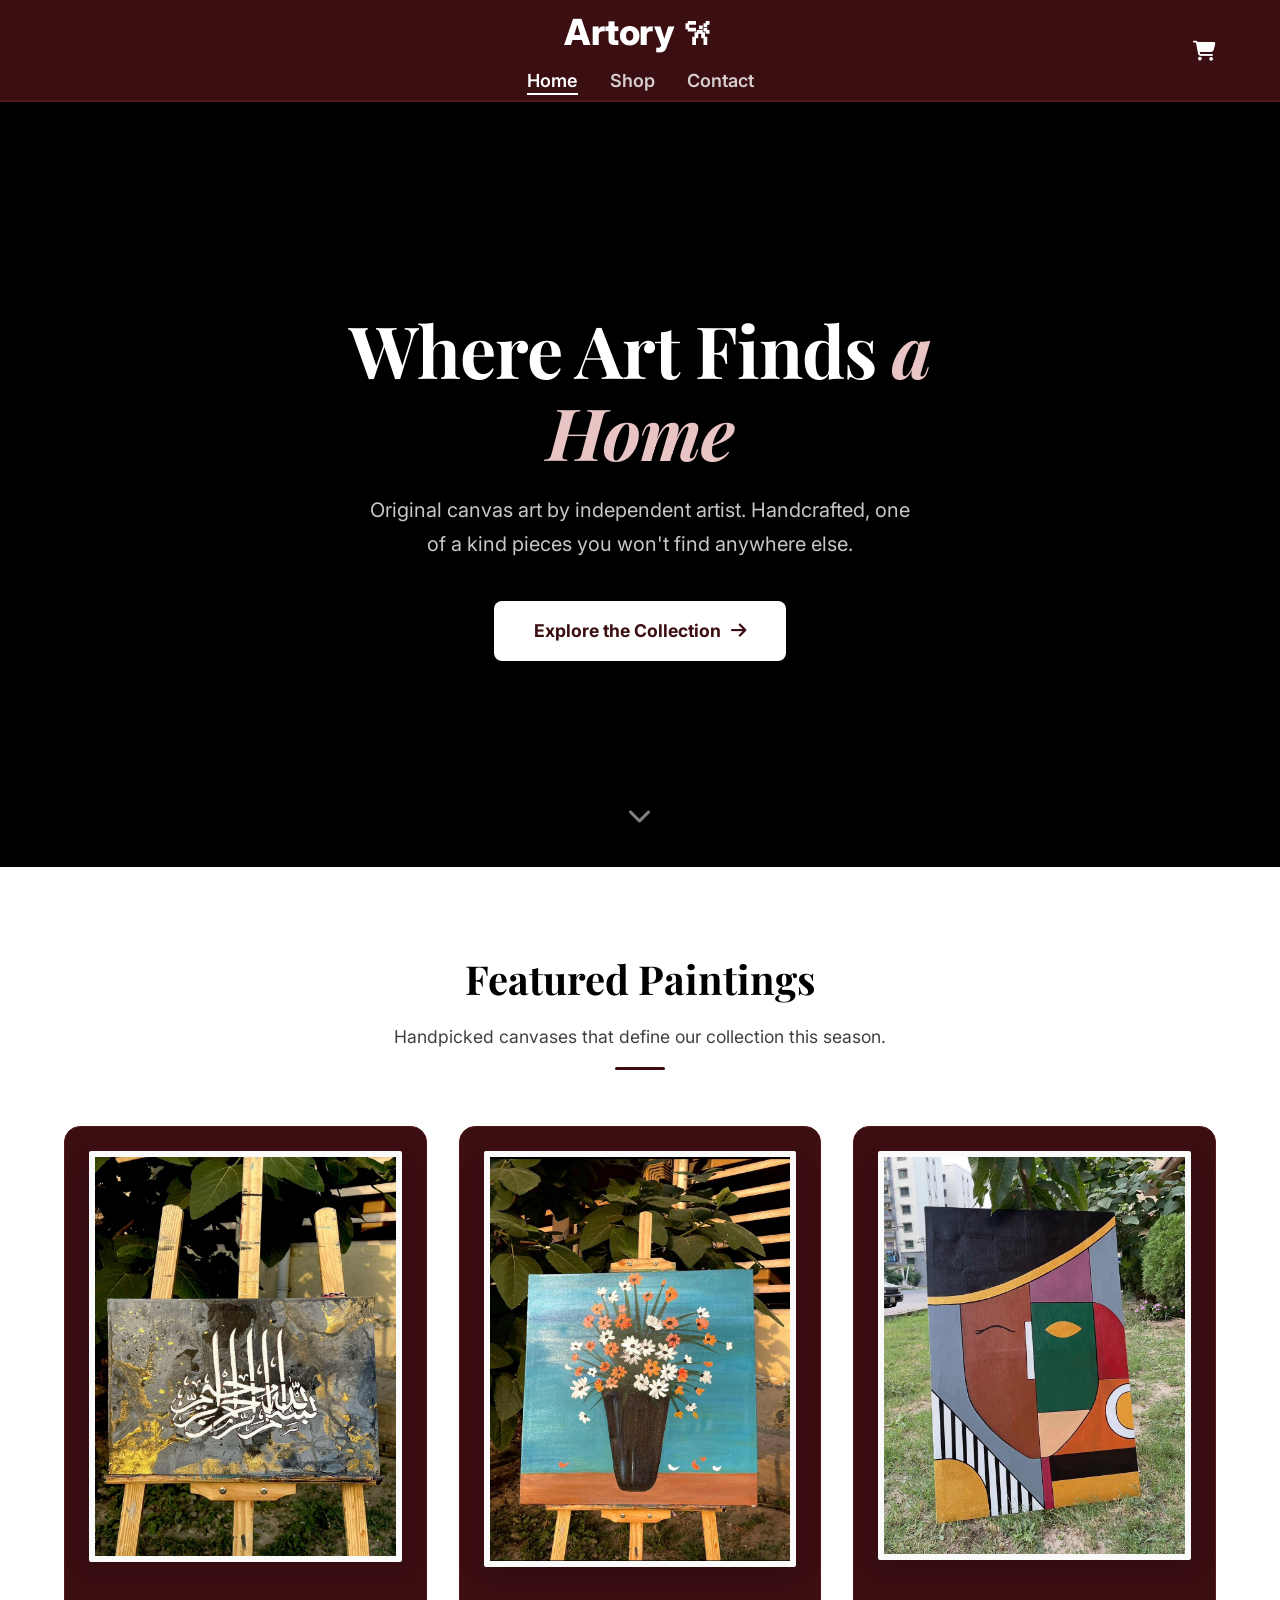
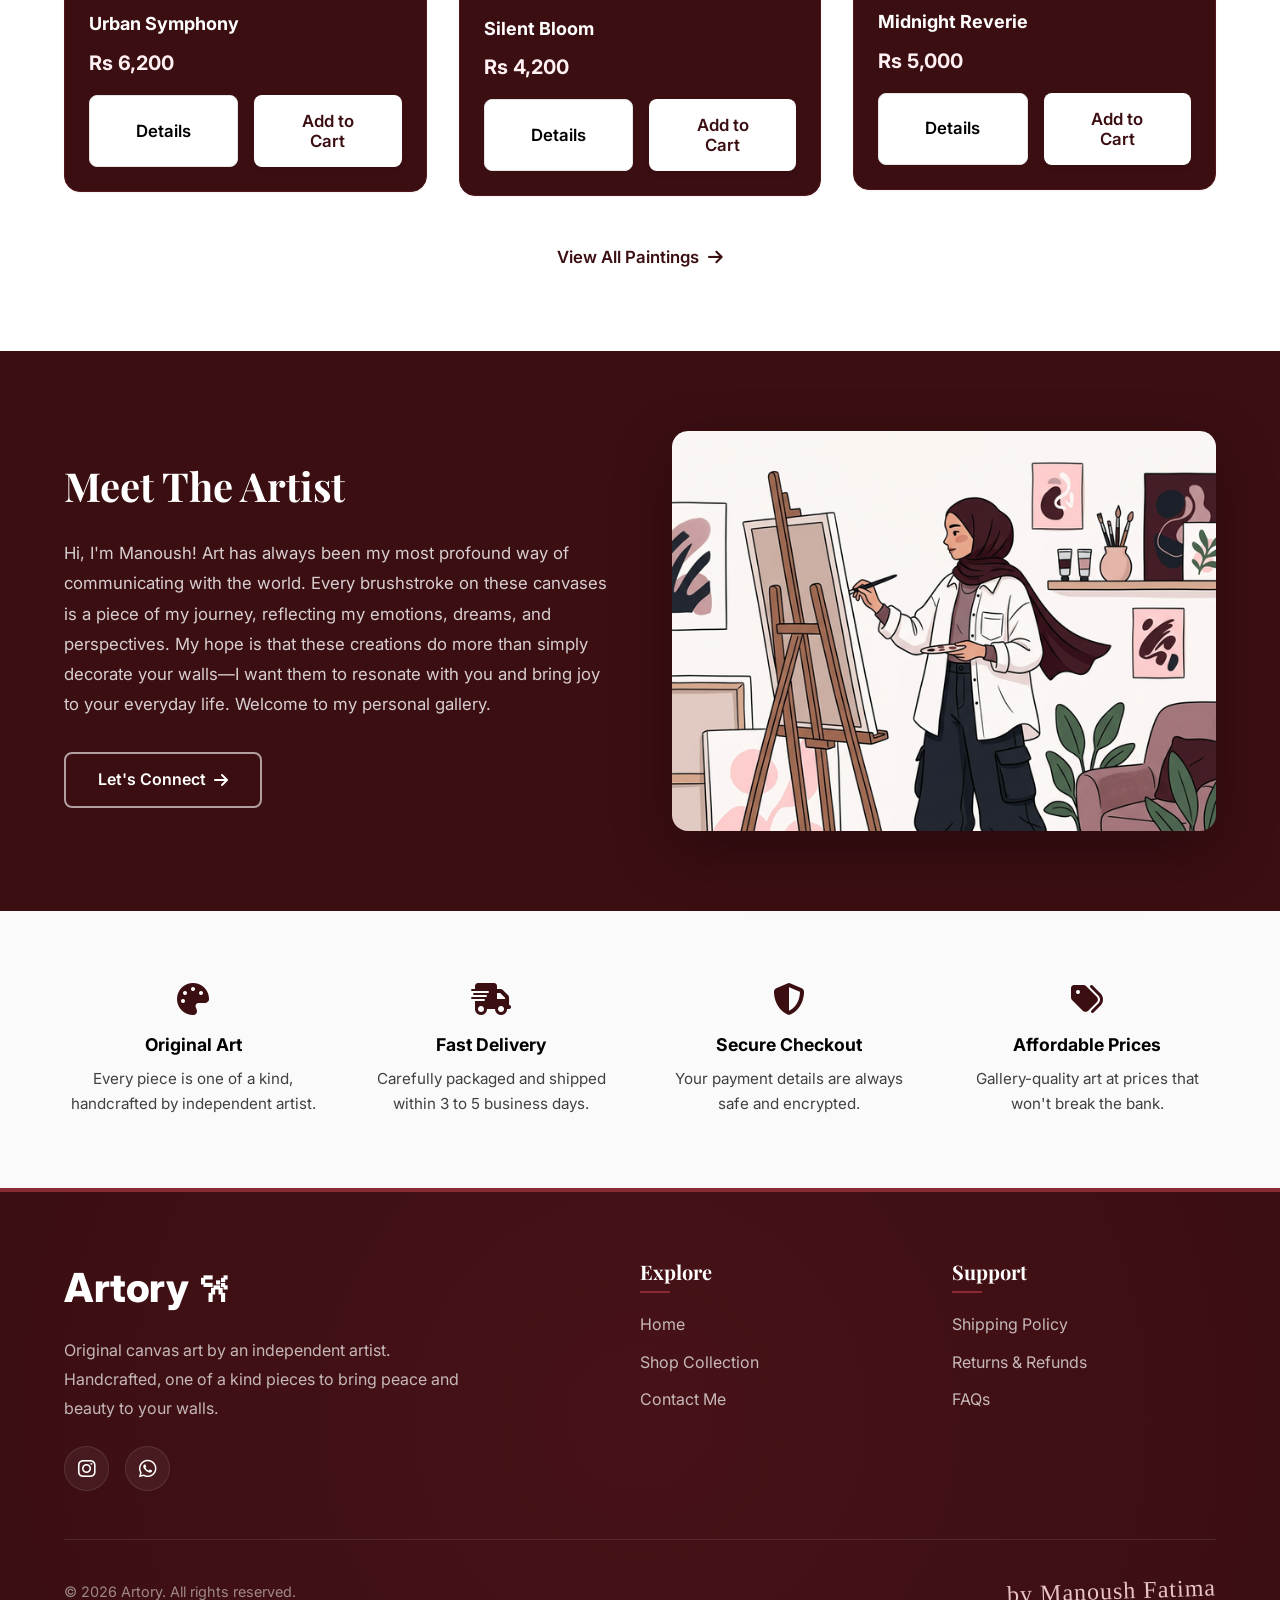
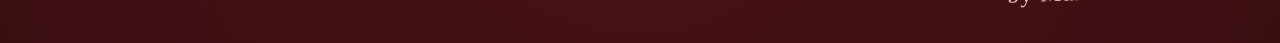
<file: index.html>
<!DOCTYPE html>
<html lang="en">

<head>
    <meta charset="UTF-8">
    <meta name="viewport" content="width=device-width, initial-scale=1.0">
    <title>Artory 𐙚 Where Art Finds a Home</title>
    <meta name="description" content="Original canvas art by an independent artist  handcrafted, one of a kind pieces you won't find anywhere else.">
    <!-- Using Google Fonts to give the site a premium look: Playfair for elegant headings and Inter for clean readable text -->
    <link href="https://fonts.googleapis.com/css2?family=Inter:wght@400;500;600;700;800&family=Playfair+Display:ital,wght@0,400;0,700;1,400&display=swap" rel="stylesheet">
    <!-- Font Awesome for modern icons like the shopping cart and social media links -->
    <link rel="stylesheet" href="https://cdnjs.cloudflare.com/ajax/libs/font-awesome/6.4.0/css/all.min.css">

    <!-- My main custom stylesheet where all the theme colors are defined -->
    <link rel="stylesheet" href="css/style.css">
    <style>
        /* ── Index-only styles ── */

        /* Hero */
        .hero {
            position: relative;
            background: var(--secondary-color);
            color: #fff;
            overflow: hidden;
            min-height: 85vh;
            display: flex;
            align-items: center;
            justify-content: center;
        }

        .hero::before {
            content: '';
            position: absolute;
            inset: 0;
            background:
                url('https://images.unsplash.com/photo-1579783902614-a3fb3927b6a5?w=1400&q=80') center / cover no-repeat;
            opacity: 0.3;
        }

        .hero-content {
            position: relative;
            z-index: 1;
            text-align: center;
            max-width: 750px;
            padding: 2rem;
            animation: heroFadeUp 1s ease-out both;
        }

        @keyframes heroFadeUp {
            from {
                opacity: 0;
                transform: translateY(30px);
            }

            to {
                opacity: 1;
                transform: translateY(0);
            }
        }

        .hero-content h1 {
            font-family: 'Playfair Display', serif;
            font-size: clamp(2.5rem, 6vw, 4.5rem);
            font-weight: 700;
            line-height: 1.15;
            color: #fff;
            margin-bottom: 1.25rem;
            letter-spacing: -1px;
        }

        .hero-content h1 span {
            font-style: italic;
            color: #e8c4c4;
        }

        .hero-content p {
            font-size: clamp(1rem, 2vw, 1.25rem);
            color: rgba(255, 255, 255, 0.78);
            max-width: 540px;
            margin: 0 auto 2.5rem;
            line-height: 1.7;
        }

        .hero-cta {
            display: inline-flex;
            align-items: center;
            gap: 0.65rem;
            background-color: #fff;
            color: var(--primary-color);
            font-weight: 700;
            font-size: 1.1rem;
            padding: 1rem 2.5rem;
            border-radius: 0.5rem;
            transition: all 0.3s ease;
            box-shadow: 0 4px 20px rgba(0, 0, 0, 0.25);
        }

        .hero-cta:hover {
            background-color: var(--primary-color);
            color: #fff;
            transform: translateY(-3px);
            box-shadow: 0 8px 30px rgba(0, 0, 0, 0.35);
        }

        .hero-scroll {
            position: absolute;
            bottom: 2rem;
            left: 50%;
            transform: translateX(-50%);
            z-index: 1;
            color: rgba(255, 255, 255, 0.5);
            animation: bounce 2s infinite;
            font-size: 1.5rem;
        }

        @keyframes bounce {

            0%,
            100% {
                transform: translateX(-50%) translateY(0);
            }

            50% {
                transform: translateX(-50%) translateY(8px);
            }
        }

        /* Section Headings */
        .section-heading {
            text-align: center;
            margin-bottom: 3.5rem;
        }

        .section-heading h2 {
            font-family: 'Playfair Display', serif;
            font-size: clamp(1.75rem, 4vw, 2.5rem);
            margin-bottom: 0.75rem;
        }

        .section-heading p {
            color: var(--text-secondary);
            font-size: 1.1rem;
            max-width: 520px;
            margin: 0 auto;
        }

        .section-heading .line {
            display: block;
            width: 50px;
            height: 3px;
            background: var(--primary-color);
            margin: 1rem auto 0;
            border-radius: 2px;
        }

        /* Featured Section */
        .featured-section {
            padding: 5rem 0;
        }

        .view-all-link {
            display: block;
            text-align: center;
            margin-top: 3rem;
            font-weight: 600;
            font-size: 1.05rem;
            color: var(--primary-color);
            transition: color 0.3s ease;
        }

        .view-all-link:hover {
            color: var(--secondary-color);
        }

        .view-all-link i {
            margin-left: 0.35rem;
            transition: transform 0.3s ease;
        }

        .view-all-link:hover i {
            transform: translateX(4px);
        }

        /* About / Story Strip */
        .story-strip {
            background-color: var(--primary-color);
            color: #fff;
            padding: 5rem 0;
        }

        .story-grid {
            display: grid;
            grid-template-columns: 1fr 1fr;
            gap: 4rem;
            align-items: center;
        }

        .story-text h2 {
            font-family: 'Playfair Display', serif;
            font-size: clamp(1.75rem, 3.5vw, 2.5rem);
            color: #fff;
            margin-bottom: 1.25rem;
        }

        .story-text p {
            color: rgba(255, 255, 255, 0.8);
            font-size: 1.05rem;
            line-height: 1.8;
            margin-bottom: 2rem;
        }

        .story-cta {
            display: inline-flex;
            align-items: center;
            gap: 0.5rem;
            border: 2px solid rgba(255, 255, 255, 0.6);
            color: #fff;
            padding: 0.85rem 2rem;
            border-radius: 0.5rem;
            font-weight: 600;
            transition: all 0.3s ease;
        }

        .story-cta:hover {
            background: #fff;
            color: var(--primary-color);
            border-color: #fff;
        }

        .story-image {
            border-radius: 1rem;
            overflow: hidden;
            box-shadow: 0 20px 60px rgba(0, 0, 0, 0.3);
        }

        .story-image img {
            width: 100%;
            height: 400px;
            object-fit: cover;
            object-position: top center;
            display: block;
        }

        /* Value Props */
        .values-section {
            padding: 4.5rem 0;
            background-color: #fafafa;
        }

        .values-grid {
            display: grid;
            grid-template-columns: repeat(auto-fit, minmax(220px, 1fr));
            gap: 2.5rem;
            text-align: center;
        }

        .value-item i {
            font-size: 2rem;
            color: var(--primary-color);
            margin-bottom: 1rem;
        }

        .value-item h4 {
            font-size: 1.1rem;
            margin-bottom: 0.5rem;
        }

        .value-item p {
            color: var(--text-secondary);
            font-size: 0.95rem;
            line-height: 1.6;
        }

        /* Responsive */
        @media (max-width: 768px) {
            .hero {
                min-height: auto;
                padding: 6rem 1rem 4rem;
            }

            .story-grid {
                grid-template-columns: 1fr;
                gap: 2rem;
            }

            .story-image {
                order: -1;
            }

            .story-image img {
                height: 260px;
            }
        }
    </style>
</head>

<body>
    <!-- Header -->
    <header>
        <div class="container">
            <nav>
                <a href="index.html" class="logo">Artory 𐙚</a>
                <button class="menu-toggle" aria-label="Open menu"><span></span><span></span><span></span></button>
                <ul class="nav-links">
                    <li><a href="index.html" class="active">Home</a></li>
                    <li><a href="products.html">Shop</a></li>
                    <li><a href="contact.html">Contact</a></li>
                </ul>
                <a href="cart.html" class="cart-icon">
                    <i class="fa-solid fa-cart-shopping fa-lg"></i>
                    <span class="cart-count" style="display: none;">0</span>
                </a>
            </nav>
        </div>
    </header>

    <main style="padding:0;">

        <!-- ═══ HERO SECTION ═══ -->
        <!-- This is the top banner with the background image and main call to action -->
        <section class="hero">
            <div class="hero-content">
                <h1>Where Art Finds <span>a Home</span></h1>
                <p>Original canvas art by independent artist. Handcrafted, one of a kind pieces you won't find anywhere else.</p>
                <a href="products.html" class="hero-cta">
                    Explore the Collection <i class="fa-solid fa-arrow-right"></i>
                </a>
            </div>
            <!-- This animated chevron encourages users to scroll down -->
            <div class="hero-scroll">
                <i class="fa-solid fa-chevron-down"></i>
            </div>
        </section>

        <!-- ═══ FEATURED PAINTINGS ═══ -->
        <section class="featured-section">
            <div class="container">
                <div class="section-heading">
                    <h2>Featured Paintings</h2>
                    <p>Handpicked canvases that define our collection this season.</p>
                    <!-- Decorative line generated via CSS -->
                    <span class="line"></span>
                </div>

                <!-- This is where app.js dynamically injects the product cards! -->
                <div id="featured-products" class="product-grid animate-fade-in">
                    <!-- Default loading state shown before JS fetches the data -->
                    <div style="grid-column: 1 / -1; text-align: center; padding: 4rem;">
                        <i class="fa-solid fa-circle-notch fa-spin fa-2xl" style="color: var(--primary-color);"></i>
                        <p class="text-muted" style="margin-top:1rem;">Loading paintings...</p>
                    </div>
                </div>

                <a href="products.html" class="view-all-link">
                    View All Paintings <i class="fa-solid fa-arrow-right"></i>
                </a>
            </div>
        </section>

        <!-- ═══ ABOUT ME ═══ -->
        <section class="story-strip">
            <div class="container">
                <div class="story-grid">
                    <div class="story-text">
                        <h2>Meet The Artist</h2>
                        <p>
                            Hi, I'm Manoush! Art has always been my most profound way of communicating with the world. Every brushstroke on these canvases is a piece of my journey, reflecting my emotions, dreams, and perspectives. My hope is that these creations do more than simply decorate your walls—I want them to resonate with you and bring joy to your everyday life. Welcome to my personal gallery.
                        </p>
                        <a href="contact.html" class="story-cta">
                            Let's Connect <i class="fa-solid fa-arrow-right"></i>
                        </a>
                    </div>
                    <div class="story-image">
                        <img src="Pictures/artist_avatar.png" alt="Stylish modest hijabi artist wearing plain black boots painting on canvas" style="box-shadow: 0 10px 30px rgba(0,0,0,0.1);">
                    </div>
                </div>
            </div>
        </section>


        <!-- ═══ VALUE PROPS ═══ -->
        <!-- These 4 columns use CSS Grid to highlight the main selling points of Artory in a responsive layout -->
        <section class="values-section">
            <div class="container">
                <div class="values-grid">
                    <!-- I added staggered animation delays so they fade in one by one -->
                    <div class="value-item animate-fade-in">
                        <i class="fa-solid fa-palette"></i>
                        <h4>Original Art</h4>
                        <p>Every piece is one of a kind, handcrafted by independent artist.</p>
                    </div>
                    <div class="value-item animate-fade-in" style="animation-delay:0.1s;">
                        <i class="fa-solid fa-truck-fast"></i>
                        <h4>Fast Delivery</h4>
                        <p>Carefully packaged and shipped within 3 to 5 business days.</p>
                    </div>
                    <div class="value-item animate-fade-in" style="animation-delay:0.2s;">
                        <i class="fa-solid fa-shield-halved"></i>
                        <h4>Secure Checkout</h4>
                        <p>Your payment details are always safe and encrypted.</p>
                    </div>
                    <div class="value-item animate-fade-in" style="animation-delay:0.3s;">
                        <i class="fa-solid fa-tags"></i>
                        <h4>Affordable Prices</h4>
                        <p>Gallery-quality art at prices that won't break the bank.</p>
                    </div>
                </div>
            </div>
        </section>

    </main>

    <!-- ═══ FOOTER ═══ -->
    <!-- Responsive 3-column footer containing brand info and navigation links. Background relies on my --primary-color variable -->
    <footer>
        <div class="container footer-content">
            <div class="footer-brand">
                <a href="index.html" class="footer-logo">Artory 𐙚</a>
                <p class="footer-bio">Original canvas art by an independent artist. Handcrafted, one of a kind pieces to bring peace and beauty to your walls.</p>
                <div class="social-links">
                    <a href="https://www.instagram.com/artory._/" target="_blank" class="social-btn" aria-label="Instagram">
                        <i class="fa-brands fa-instagram fa-lg"></i>
                    </a>
                    <a href="https://wa.me/03390115402" target="_blank" class="social-btn" aria-label="WhatsApp">
                        <i class="fa-brands fa-whatsapp fa-lg"></i>
                    </a>
                </div>
            </div>

            <div class="footer-links">
                <h4>Explore</h4>
                <ul>
                    <li><a href="index.html">Home</a></li>
                    <li><a href="products.html">Shop Collection</a></li>
                    <li><a href="contact.html">Contact Me</a></li>
                </ul>
            </div>

            <div class="footer-links">
                <h4>Support</h4>
                <ul>
                    <li><a href="contact.html">Shipping Policy</a></li>
                    <li><a href="contact.html">Returns & Refunds</a></li>
                    <li><a href="contact.html">FAQs</a></li>
                </ul>
            </div>
        </div>

        <div class="container footer-bottom">
            <p class="copyright">&copy; 2026 Artory. All rights reserved.</p>
            <p class="author-signature">by Manoush Fatima</p>
        </div>
    </footer>

    <!-- My custom JavaScript file that handles API requests and cart logic -->
    <script src="js/app.js"></script>
    <script>
        // Once the DOM loads, we fetch the first 3 products to display on the homepage
        document.addEventListener('DOMContentLoaded', async () => {
            const container = document.getElementById('featured-products');
            let products = [];

            try {
                // Here we call the Java Spring Boot backend to get live product data!
                products = await ApiService.getProducts();
            } catch (e) {
                // If the backend isn't running locally, this catches the error so the page doesn't crash completely.
                /* backend may not be running */
            }

            // Fallback mechanism: If the API fails, I provided a hardcoded array of 3 demo paintings 
            // so the design and layout of the homepage is still visible for the presentation.
            const paintings = (products && products.length > 0) ?
                products.slice(0, 3) : [{
                        id: 8,
                        name: "Urban Symphony",
                        price: 6200,
                        imageUrl: "Pictures/8.png.jpeg",
                        description: "A chaotic yet beautiful blend of sharp angles and energetic colors representing city life."
                    },
                    {
                        id: 2,
                        name: "Silent Bloom",
                        price: 4200,
                        imageUrl: "Pictures/2.png.jpeg",
                        description: "Soft contrasts and dynamic strokes capturing the quiet, beautiful awakening of nature."
                    },
                    {
                        id: 3,
                        name: "Midnight Reverie",
                        price: 5000,
                        imageUrl: "Pictures/3.png.jpeg",
                        description: "Bold textures and deep hues creating a striking visual narrative of the mystic night sky."
                    }
                ];

            // Finally, we dynamically inject HTML to render the product cards based on the array data.
            container.innerHTML = paintings.map(p => `
                <div class="product-card">
                    <div class="product-image-container">
                        <img src="${p.imageUrl}" alt="${p.name}" class="product-image">
                    </div>
                    <div class="product-info">
                        <h3 class="product-title">${p.name}</h3>
                        <p class="product-price">${typeof formatCurrency === 'function' ? formatCurrency(p.price) : 'PKR ' + p.price}</p>
                        <div class="product-actions">
                            <a href="product-detail.html?id=${p.id}" class="btn btn-secondary">Details</a>
                            <!-- This button calls my CartManager logic in app.js to add the item to localStorage! -->
                            <button class="btn btn-primary" onclick='CartManager.addItem(${JSON.stringify(p).replace(/'/g, "&#39;")})'>
                                Add to Cart
                            </button>
                        </div>
                    </div>
                </div>
            `).join('');
        });
    </script>
</body>

</html>
</file>
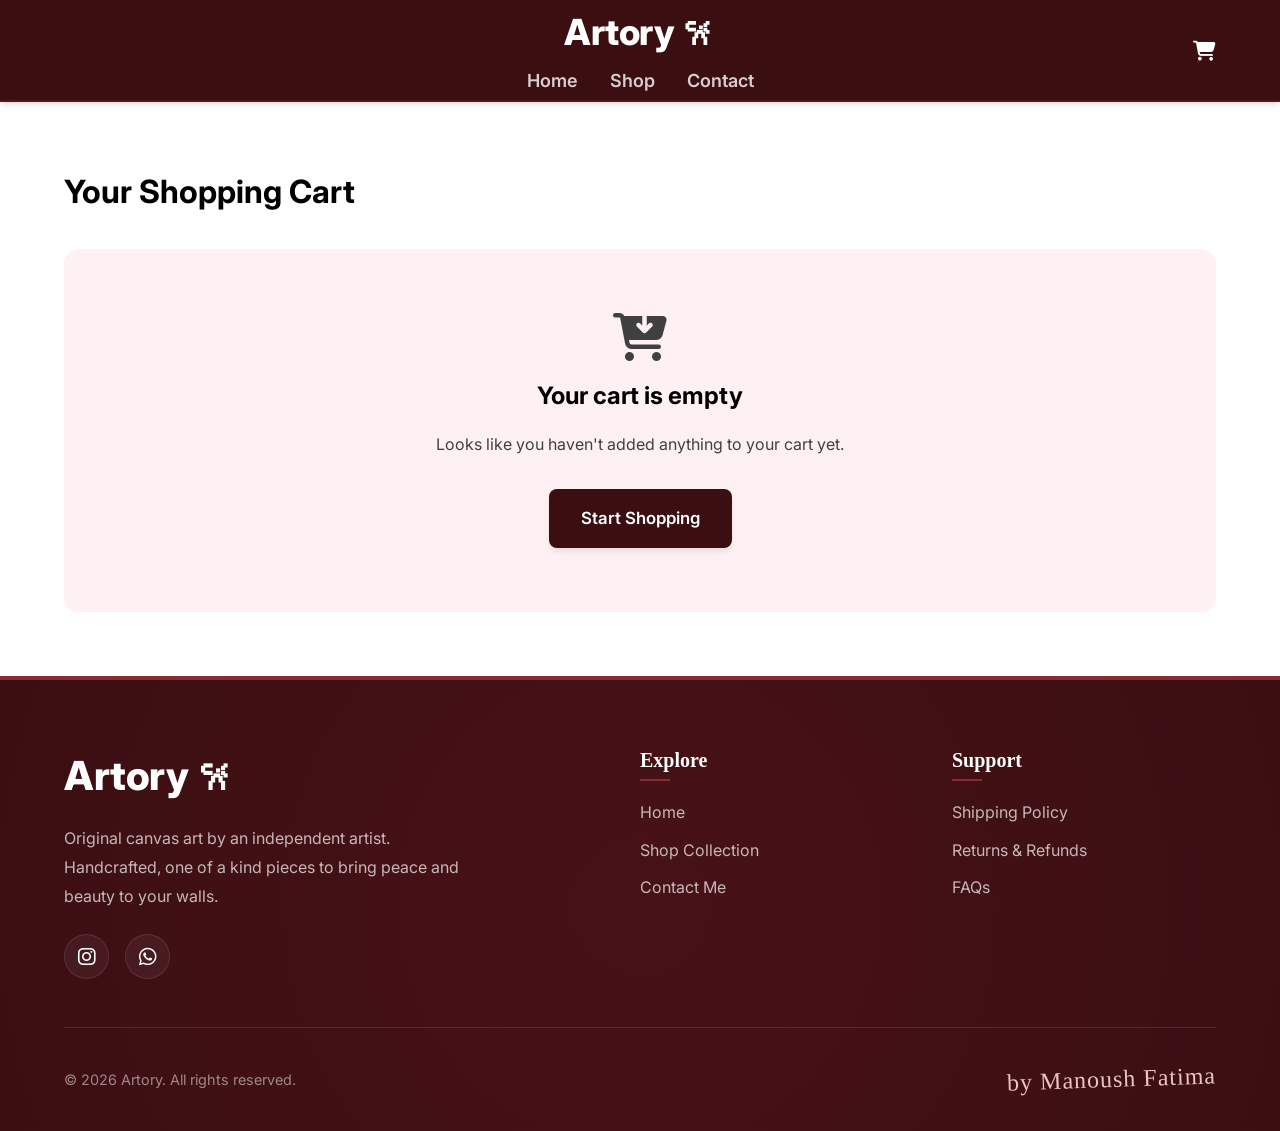
<file: cart.html>
﻿<!DOCTYPE html>
<html lang="en">

<head>
    <meta charset="UTF-8">
    <meta name="viewport" content="width=device-width, initial-scale=1.0">
    <title>Shopping Cart - Artory 𐙚</title>
    <link href="https://fonts.googleapis.com/css2?family=Inter:wght@400;500;600;700;800&display=swap" rel="stylesheet">
    <link rel="stylesheet" href="https://cdnjs.cloudflare.com/ajax/libs/font-awesome/6.4.0/css/all.min.css">
    <link rel="stylesheet" href="css/style.css">
</head>

<body>

    <header>
        <div class="container">
            <nav>
                <a href="index.html" class="logo">Artory 𐙚</a>
                <button class="menu-toggle" aria-label="Open menu"><span></span><span></span><span></span></button>
                <ul class="nav-links">
                    <li><a href="index.html">Home</a></li>
                    <li><a href="products.html">Shop</a></li>
                    <li><a href="contact.html">Contact</a></li>
                </ul>
                <a href="cart.html" class="cart-icon">
                    <i class="fa-solid fa-cart-shopping fa-lg"></i>
                    <span class="cart-count" style="display: none;">0</span>
                </a>
            </nav>
        </div>
    </header>

    <main class="container animate-fade-in">
        <h1 class="mb-4">Your Shopping Cart</h1>

        <div id="cart-content" style="display: flex; flex-wrap: wrap; gap: 2rem; align-items: flex-start;">
            <!-- Cart Items -->
            <div style="flex: 1; min-width: 300px; overflow-x: auto;">
                <table class="cart-table" id="cart-table">
                    <thead>
                        <tr>
                            <th>Product</th>
                            <th>Price</th>
                            <th>Qty</th>
                            <th>Total</th>
                            <th></th>
                        </tr>
                    </thead>
                    <tbody id="cart-items-body">
                        <!-- Items injected by JS -->
                    </tbody>
                </table>
                <div id="empty-cart-msg" style="display: none; padding: 4rem; text-align: center; background: var(--card-bg); border-radius: 1rem; box-shadow: var(--shadow-sm);">
                    <i class="fa-solid fa-cart-arrow-down fa-3x" style="color: var(--text-secondary); margin-bottom: 1rem;"></i>
                    <h2 class="mb-2">Your cart is empty</h2>
                    <p class="text-muted mb-4">Looks like you haven't added anything to your cart yet.</p>
                    <a href="products.html" class="btn btn-primary">Start Shopping</a>
                </div>
            </div>

            <!-- Summary -->
            <div class="cart-summary" id="cart-summary-box" style="width: 100%; max-width: 400px; display: none;">
                <h3 class="mb-4">Order Summary</h3>
                <div class="summary-row">
                    <span class="text-muted">Subtotal (<span id="summary-items">0</span> items)</span>
                    <span id="summary-subtotal">PKR 0</span>
                </div>
                <div class="summary-row">
                    <span class="text-muted">Shipping</span>
                    <span>Free</span>
                </div>
                <div class="summary-row summary-total">
                    <span>Total</span>
                    <span id="summary-total" style="color: var(--primary-color);">PKR 0</span>
                </div>
                <a href="checkout.html" class="btn btn-primary" style="width: 100%; margin-top: 1.5rem; font-size: 1.125rem;">
                    Proceed to Checkout
                </a>
            </div>
        </div>
    </main>

    <footer style="margin-top: auto;">
        <div class="container footer-content">
            <div class="footer-brand">
                <a href="index.html" class="footer-logo">Artory 𐙚</a>
                <p class="footer-bio">Original canvas art by an independent artist. Handcrafted, one of a kind pieces to bring peace and beauty to your walls.</p>
                <div class="social-links">
                    <a href="https://www.instagram.com/artory._/" target="_blank" class="social-btn" aria-label="Instagram">
                        <i class="fa-brands fa-instagram fa-lg"></i>
                    </a>
                    <a href="https://wa.me/03390115402" target="_blank" class="social-btn" aria-label="WhatsApp">
                        <i class="fa-brands fa-whatsapp fa-lg"></i>
                    </a>
                </div>
            </div>

            <div class="footer-links">
                <h4>Explore</h4>
                <ul>
                    <li><a href="index.html">Home</a></li>
                    <li><a href="products.html">Shop Collection</a></li>
                    <li><a href="contact.html">Contact Me</a></li>
                </ul>
            </div>

            <div class="footer-links">
                <h4>Support</h4>
                <ul>
                    <li><a href="contact.html">Shipping Policy</a></li>
                    <li><a href="contact.html">Returns & Refunds</a></li>
                    <li><a href="contact.html">FAQs</a></li>
                </ul>
            </div>
        </div>

        <div class="container footer-bottom">
            <p class="copyright">&copy; 2026 Artory. All rights reserved.</p>
            <p class="author-signature">by Manoush Fatima</p>
        </div>
    </footer>

    <script src="js/app.js"></script>
    <script>
        function renderCart() {
            const cartItems = CartManager.getCart();
            const tbody = document.getElementById('cart-items-body');
            const emptyMsg = document.getElementById('empty-cart-msg');
            const table = document.getElementById('cart-table');
            const summaryBox = document.getElementById('cart-summary-box');

            if (cartItems.length === 0) {
                table.style.display = 'none';
                summaryBox.style.display = 'none';
                emptyMsg.style.display = 'block';
                return;
            }

            table.style.display = 'table';
            summaryBox.style.display = 'block';
            emptyMsg.style.display = 'none';

            tbody.innerHTML = cartItems.map(item => `
                <tr>
                    <td data-label="Product">
                        <div style="display: flex; align-items: center;">
                            <img src="${item.imageUrl || 'https://via.placeholder.com/60'}" class="cart-item-image" alt="item">
                            <span style="font-weight: 500;">${item.name}</span>
                        </div>
                    </td>
                    <td data-label="Price" class="text-muted">${formatCurrency(item.price)}</td>
                    <td data-label="Qty">${item.quantity}</td>
                    <td data-label="Total" style="font-weight: 600;">${formatCurrency(item.price * item.quantity)}</td>
                    <td data-label="">
                        <button class="btn-remove" onclick="removeItemFromCart(${item.id})">Remove</button>
                    </td>
                </tr>
            `).join('');

            document.getElementById('summary-items').textContent = CartManager.getTotalItems();
            const totalStr = formatCurrency(CartManager.getTotalPrice());
            document.getElementById('summary-subtotal').textContent = totalStr;
            document.getElementById('summary-total').textContent = totalStr;
        }

        function removeItemFromCart(id) {
            CartManager.removeItem(id);
            renderCart();
        }

        document.addEventListener('DOMContentLoaded', renderCart);
    </script>
</body>

</html>
</file>
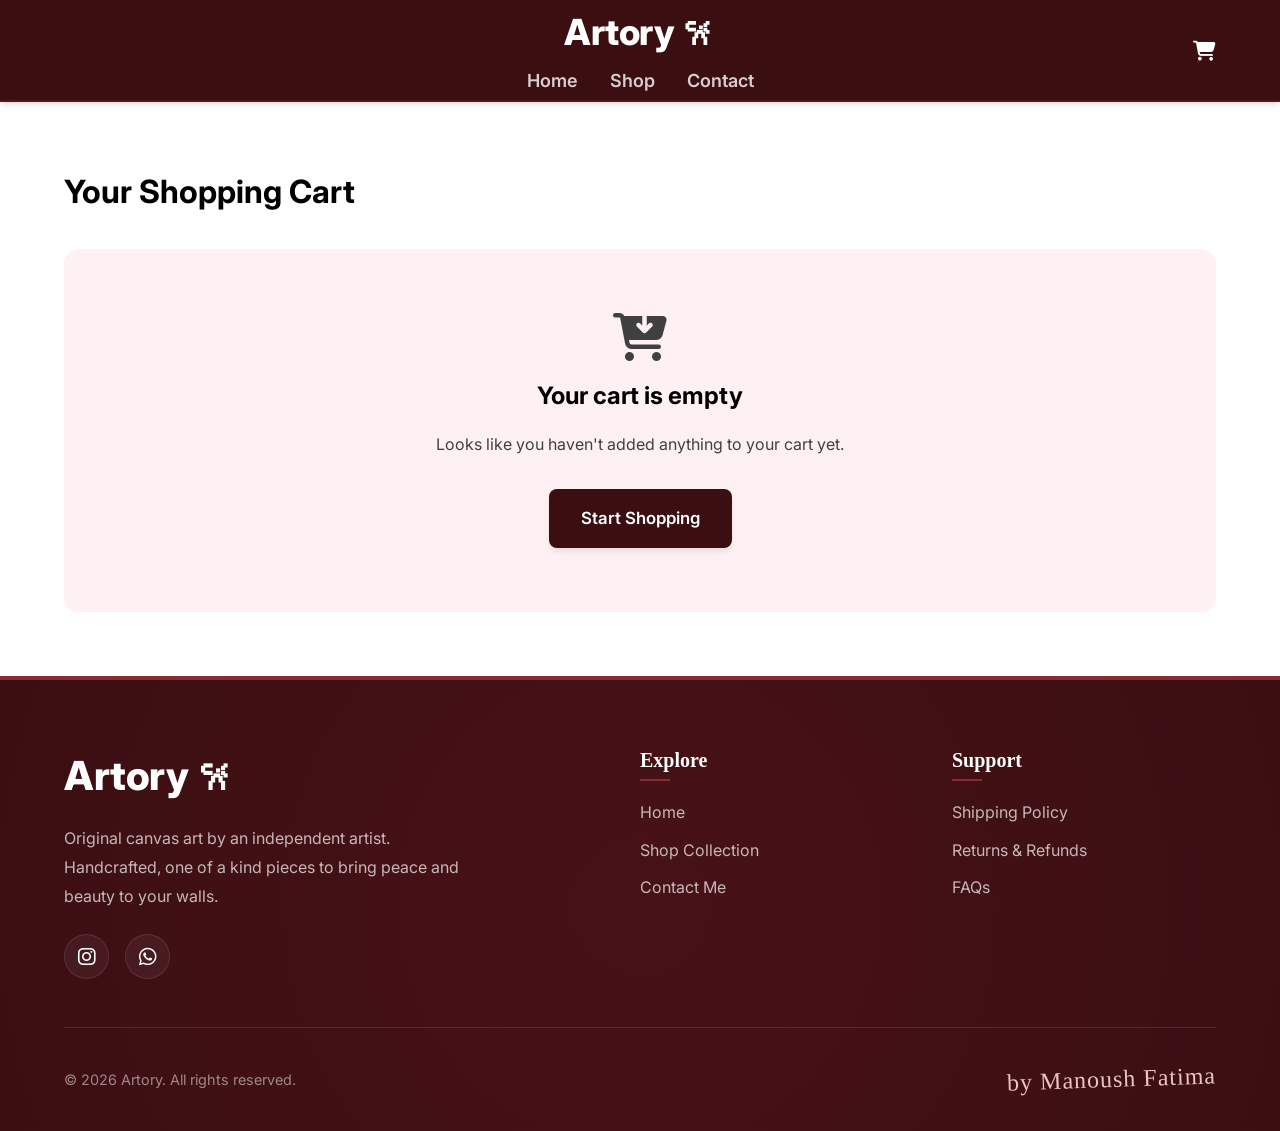
<file: checkout.html>
﻿<!DOCTYPE html>
<html lang="en">

<head>
    <meta charset="UTF-8">
    <meta name="viewport" content="width=device-width, initial-scale=1.0">
    <title>Checkout - Artory 𐙚</title>
    <link href="https://fonts.googleapis.com/css2?family=Inter:wght@400;500;600;700;800&display=swap" rel="stylesheet">
    <link rel="stylesheet" href="https://cdnjs.cloudflare.com/ajax/libs/font-awesome/6.4.0/css/all.min.css">
    <link rel="stylesheet" href="css/style.css">
</head>

<body>

    <header>
        <div class="container">
            <nav>
                <a href="index.html" class="logo">Artory 𐙚</a>
                <button class="menu-toggle" aria-label="Open menu"><span></span><span></span><span></span></button>
                <ul class="nav-links">
                    <li><a href="index.html">Home</a></li>
                    <li><a href="products.html">Shop</a></li>
                    <li><a href="contact.html">Contact</a></li>
                </ul>
            </nav>
        </div>
    </header>

    <main class="container animate-fade-in">
        <h1 class="mb-4">Checkout</h1>

        <div style="display: flex; flex-wrap: wrap; gap: 4rem; flex-direction: row-reverse;">

            <!-- Order Summary (Right side on desktop) -->
            <div class="cart-summary" style="margin-top: 0; width: 100%; max-width: 400px;">
                <h3 class="mb-4">Order Summary</h3>
                <div id="checkout-items" class="mb-4" style="border-bottom: 1px solid var(--border-color); padding-bottom: 1rem;">
                    <!-- Injected by JS -->
                </div>
                <div class="summary-row summary-total">
                    <span>Total</span>
                    <span id="checkout-total" style="color: var(--primary-color);">PKR 0</span>
                </div>
            </div>

            <!-- Checkout Form (Left side) -->
            <div style="flex: 1; min-width: 300px;">
                <div style="background: var(--card-bg); padding: 2rem; border-radius: 1rem; box-shadow: var(--shadow-sm); border: 1px solid var(--border-color);">
                    <h2 class="mb-4">Shipping Information</h2>

                    <form id="checkout-form">
                        <div class="form-group">
                            <label class="form-label" for="name">Full Name</label>
                            <input type="text" id="name" class="form-control" required>
                        </div>

                        <div style="display: flex; gap: 1rem; flex-wrap: wrap;">
                            <div class="form-group" style="flex: 1;">
                                <label class="form-label" for="email">Email</label>
                                <input type="email" id="email" class="form-control" required>
                            </div>
                            <div class="form-group" style="flex: 1;">
                                <label class="form-label" for="phone">Phone</label>
                                <input type="tel" id="phone" class="form-control" required>
                            </div>
                        </div>

                        <div class="form-group">
                            <label class="form-label" for="address">Shipping Address</label>
                            <textarea id="address" class="form-control" required></textarea>
                        </div>

                        <div id="error-msg" class="text-danger mb-3" style="display: none; font-weight: 500;"></div>

                        <button type="submit" class="btn btn-primary" style="width: 100%; font-size: 1.125rem; padding: 1rem;" id="submit-btn">
                            Place Order
                        </button>
                    </form>
                </div>
            </div>

        </div>

        <!-- Success Modal (Hidden initially) -->
        <div id="success-modal" style="display: none; position: fixed; top: 0; left: 0; width: 100vw; height: 100vh; background: rgba(0,0,0,0.5); z-index: 2000; align-items: center; justify-content: center; backdrop-filter: blur(5px);">
            <div class="animate-fade-in" style="background: var(--card-bg); padding: 3rem; border-radius: 1rem; text-align: center; max-width: 400px; box-shadow: var(--shadow-lg);">
                <i class="fa-solid fa-circle-check fa-4x mb-3" style="color: var(--secondary-color);"></i>
                <h2 class="mb-2">Order Confirmed!</h2>
                <p class="text-muted mb-4">Thank you for your purchase. We've received your order and will process it shortly.</p>
                <a href="index.html" class="btn btn-primary" style="width: 100%;">Return to Home</a>
            </div>
        </div>

    </main>

    <footer style="margin-top: auto;">s
        <div class="container footer-content">
            <div class="footer-brand">
                <a href="index.html" class="footer-logo">Artory 𐙚</a>
                <p class="footer-bio">Original canvas art by an independent artist. Handcrafted, one of a kind pieces to bring peace and beauty to your walls.</p>
                <div class="social-links">
                    <a href="https://www.instagram.com/artory._/" target="_blank" class="social-btn" aria-label="Instagram">
                        <i class="fa-brands fa-instagram fa-lg"></i>
                    </a>
                    <a href="https://wa.me/03390115402" target="_blank" class="social-btn" aria-label="WhatsApp">
                        <i class="fa-brands fa-whatsapp fa-lg"></i>
                    </a>
                </div>
            </div>

            <div class="footer-links">
                <h4>Explore</h4>
                <ul>
                    <li><a href="index.html">Home</a></li>
                    <li><a href="products.html">Shop Collection</a></li>
                    <li><a href="contact.html">Contact Me</a></li>
                </ul>
            </div>

            <div class="footer-links">
                <h4>Support</h4>
                <ul>
                    <li><a href="contact.html">Shipping Policy</a></li>
                    <li><a href="contact.html">Returns & Refunds</a></li>
                    <li><a href="contact.html">FAQs</a></li>
                </ul>
            </div>
        </div>

        <div class="container footer-bottom">
            <p class="copyright">&copy; 2026 Artory. All rights reserved.</p>
            <p class="author-signature">by Manoush Fatima</p>
        </div>
    </footer>

    <script src="js/app.js"></script>
    <script>
        document.addEventListener('DOMContentLoaded', () => {
            const cart = CartManager.getCart();

            if (cart.length === 0) {
                window.location.href = 'cart.html';
                return;
            }

            const itemsContainer = document.getElementById('checkout-items');
            itemsContainer.innerHTML = cart.map(item => `
                <div style="display: flex; justify-content: space-between; margin-bottom: 0.5rem; font-size: 0.875rem;">
                    <span>${item.quantity}x ${item.name}</span>
                    <span style="font-weight: 600;">${formatCurrency(item.price * item.quantity)}</span>
                </div>
            `).join('');

            document.getElementById('checkout-total').textContent = formatCurrency(CartManager.getTotalPrice());

            // Handle submission
            document.getElementById('checkout-form').addEventListener('submit', async (e) => {
                e.preventDefault();
                const btn = document.getElementById('submit-btn');
                const errorMsg = document.getElementById('error-msg');
                btn.disabled = true;
                btn.innerHTML = '<i class="fa-solid fa-circle-notch fa-spin"></i> Processing...';
                errorMsg.style.display = 'none';

                try {
                    // Flatten cart logic (if quantity > 1, add product ID multiple times)
                    const productIds = [];
                    cart.forEach(item => {
                        for (let i = 0; i < item.quantity; i++) productIds.push(item.id);
                    });

                    const orderData = {
                        customerName: document.getElementById('name').value,
                        customerEmail: document.getElementById('email').value,
                        customerPhone: document.getElementById('phone').value,
                        customerAddress: document.getElementById('address').value,
                        productIds: productIds
                    };

                    try {
                        await ApiService.placeOrder(orderData);
                    } catch (backendErr) {
                        console.warn("Backend is not running. Order will only be sent via email.");
                    }

                    // Send Email Notification via Web3Forms
                    const emailPayload = {
                        access_key: "03a63072-3084-4e07-a83e-60a3ebed2597",
                        subject: "New Artory Order!",
                        from_name: "Artory Website",
                        name: orderData.customerName,
                        email: orderData.customerEmail,
                        message: `You received a new order from ${orderData.customerName}.\nPhone: ${orderData.customerPhone}\nAddress: ${orderData.customerAddress}\nItems: ${cart.map(item => item.quantity + 'x ' + item.name).join(', ')}\nTotal: ${formatCurrency(CartManager.getTotalPrice())}`
                    };

                    await fetch('https://api.web3forms.com/submit', {
                        method: 'POST',
                        headers: {
                            'Content-Type': 'application/json',
                            'Accept': 'application/json'
                        },
                        body: JSON.stringify(emailPayload)
                    });

                    CartManager.clearCart();
                    document.getElementById('success-modal').style.display = 'flex';

                } catch (err) {
                    errorMsg.textContent = "Failed to place order.";
                    errorMsg.style.display = 'block';
                    btn.disabled = false;
                    btn.textContent = "Place Order";
                }
            });
        });
    </script>
</body>

</html>
</file>
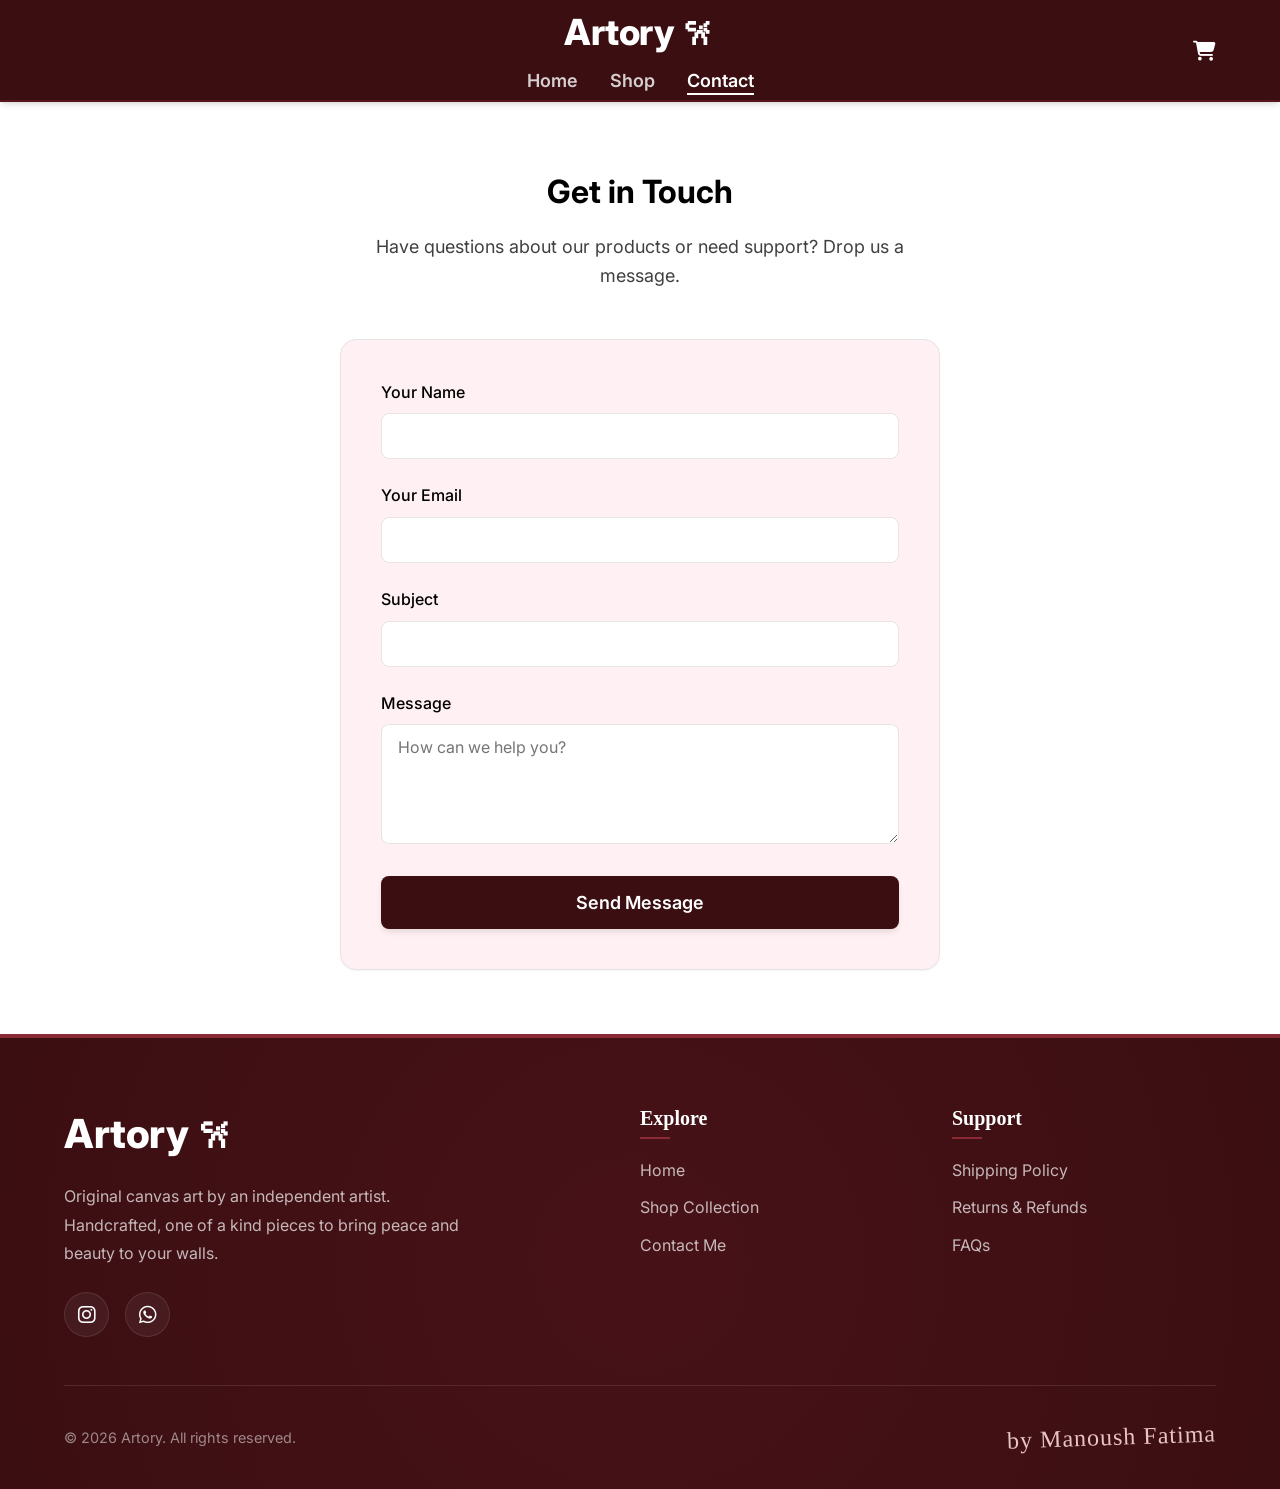
<file: contact.html>
﻿<!DOCTYPE html>
<html lang="en">

<head>
    <meta charset="UTF-8">
    <meta name="viewport" content="width=device-width, initial-scale=1.0">
    <title>Contact Us - Artory 𐙚</title>
    <link href="https://fonts.googleapis.com/css2?family=Inter:wght@400;500;600;700;800&display=swap" rel="stylesheet">
    <link rel="stylesheet" href="https://cdnjs.cloudflare.com/ajax/libs/font-awesome/6.4.0/css/all.min.css">
    <link rel="stylesheet" href="css/style.css">
</head>

<body>

    <header>
        <div class="container">
            <nav>
                <a href="index.html" class="logo">Artory 𐙚</a>
                <button class="menu-toggle" aria-label="Open menu"><span></span><span></span><span></span></button>
                <ul class="nav-links">
                    <li><a href="index.html">Home</a></li>
                    <li><a href="products.html">Shop</a></li>
                    <li><a href="contact.html" class="active">Contact</a></li>
                </ul>
                <a href="cart.html" class="cart-icon">
                    <i class="fa-solid fa-cart-shopping fa-lg"></i>
                    <span class="cart-count" style="display: none;">0</span>
                </a>
            </nav>
        </div>
    </header>

    <main class="container animate-fade-in">
        <div style="max-width: 600px; margin: 0 auto;">
            <div style="text-align: center; margin-bottom: 3rem;">
                <h1 class="mb-2">Get in Touch</h1>
                <p class="text-muted" style="font-size: 1.125rem;">Have questions about our products or need support? Drop us a message.</p>
            </div>

            <div style="background: var(--card-bg); padding: 2.5rem; border-radius: 1rem; box-shadow: var(--shadow-sm); border: 1px solid var(--border-color);">
                <form id="contact-form">
                    <div class="form-group">
                        <label class="form-label" for="name">Your Name</label>
                        <input type="text" id="name" class="form-control" required>
                    </div>

                    <div class="form-group">
                        <label class="form-label" for="email">Your Email</label>
                        <input type="email" id="email" class="form-control" required>
                    </div>

                    <div class="form-group">
                        <label class="form-label" for="subject">Subject</label>
                        <input type="text" id="subject" class="form-control" required>
                    </div>

                    <div class="form-group">
                        <label class="form-label" for="message">Message</label>
                        <textarea id="message" class="form-control" required placeholder="How can we help you?"></textarea>
                    </div>

                    <div id="form-feedback" class="mb-3" style="display: none; padding: 1rem; border-radius: 0.5rem; font-weight: 500;"></div>

                    <button type="submit" class="btn btn-primary" style="width: 100%; font-size: 1.125rem;" id="submit-btn">
                        Send Message
                    </button>
                </form>
            </div>
        </div>
    </main>

    <footer style="margin-top: auto;">
        <div class="container footer-content">
            <div class="footer-brand">
                <a href="index.html" class="footer-logo">Artory 𐙚</a>
                <p class="footer-bio">Original canvas art by an independent artist. Handcrafted, one of a kind pieces to bring peace and beauty to your walls.</p>
                <div class="social-links">
                    <a href="https://www.instagram.com/artory._/" target="_blank" class="social-btn" aria-label="Instagram">
                        <i class="fa-brands fa-instagram fa-lg"></i>
                    </a>
                    <a href="https://wa.me/03390115402" target="_blank" class="social-btn" aria-label="WhatsApp">
                        <i class="fa-brands fa-whatsapp fa-lg"></i>
                    </a>
                </div>
            </div>

            <div class="footer-links">
                <h4>Explore</h4>
                <ul>
                    <li><a href="index.html">Home</a></li>
                    <li><a href="products.html">Shop Collection</a></li>
                    <li><a href="contact.html">Contact Me</a></li>
                </ul>
            </div>

            <div class="footer-links">
                <h4>Support</h4>
                <ul>
                    <li><a href="contact.html">Shipping Policy</a></li>
                    <li><a href="contact.html">Returns & Refunds</a></li>
                    <li><a href="contact.html">FAQs</a></li>
                </ul>
            </div>
        </div>

        <div class="container footer-bottom">
            <p class="copyright">&copy; 2026 Artory. All rights reserved.</p>
            <p class="author-signature">by Manoush Fatima</p>
        </div>
    </footer>

    <script src="js/app.js"></script>
    <script>
        document.getElementById('contact-form').addEventListener('submit', async (e) => {
            e.preventDefault();
            const btn = document.getElementById('submit-btn');
            const feedback = document.getElementById('form-feedback');

            btn.disabled = true;
            btn.textContent = 'Sending...';
            feedback.style.display = 'none';

            try {
                const messageData = {
                    name: document.getElementById('name').value,
                    email: document.getElementById('email').value,
                    subject: document.getElementById('subject').value,
                    message: document.getElementById('message').value
                };

                try {
                    await ApiService.submitContact(messageData);
                } catch (backendErr) {
                    console.warn("Backend is not running. Message will only be sent via email.");
                }

                // Send email to owner via Web3Forms
                const emailPayload = {
                    access_key: "03a63072-3084-4e07-a83e-60a3ebed2597",
                    subject: `New Contact: ${messageData.subject}`,
                    from_name: "Artory Contact Form",
                    name: messageData.name,
                    email: messageData.email,
                    message: messageData.message
                };

                await fetch('https://api.web3forms.com/submit', {
                    method: 'POST',
                    headers: {
                        'Content-Type': 'application/json',
                        'Accept': 'application/json'
                    },
                    body: JSON.stringify(emailPayload)
                });

                // Success
                document.getElementById('contact-form').reset();
                feedback.textContent = 'Your message has been sent successfully. We will get back to you soon!';
                feedback.style.backgroundColor = '#d1fae5'; // Light emerald
                feedback.style.color = '#065f46';
                feedback.style.display = 'block';

            } catch (err) {
                // Error
                feedback.textContent = 'There was an error sending your message. Please try again later.';
                feedback.style.backgroundColor = '#fee2e2'; // Light red
                feedback.style.color = '#991b1b';
                feedback.style.display = 'block';
            } finally {
                btn.disabled = false;
                btn.textContent = 'Send Message';
            }
        });
    </script>
</body>

</html>
</file>
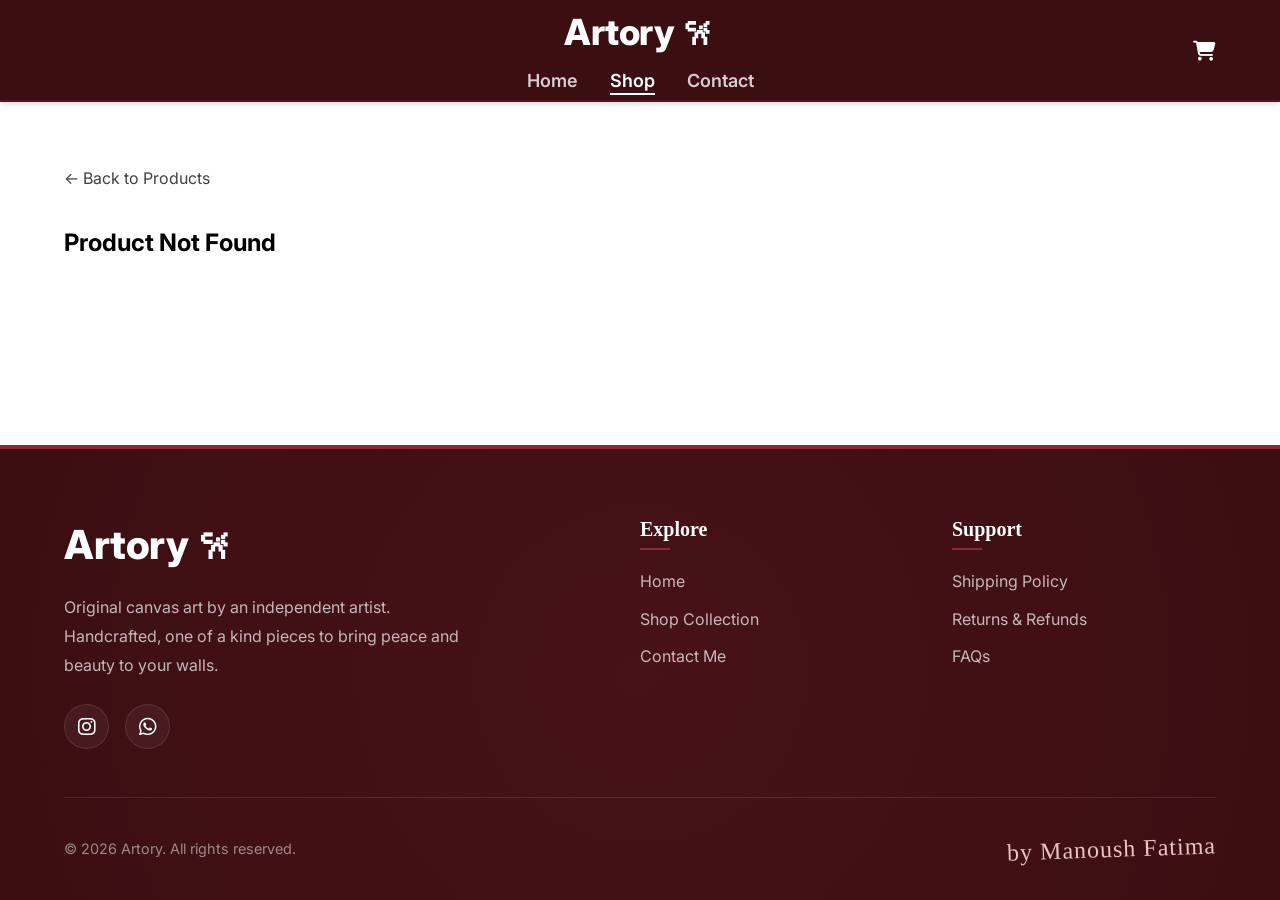
<file: product-detail.html>
﻿<!DOCTYPE html>
<html lang="en">

<head>
    <meta charset="UTF-8">
    <meta name="viewport" content="width=device-width, initial-scale=1.0">
    <title>Product Details - Artory 𐙚</title>
    <link href="https://fonts.googleapis.com/css2?family=Inter:wght@400;500;600;700;800&display=swap" rel="stylesheet">
    <link rel="stylesheet" href="https://cdnjs.cloudflare.com/ajax/libs/font-awesome/6.4.0/css/all.min.css">
    <link rel="stylesheet" href="css/style.css">
</head>

<body>

    <header>
        <div class="container">
            <nav>
                <a href="index.html" class="logo">Artory 𐙚</a>
                <button class="menu-toggle" aria-label="Open menu"><span></span><span></span><span></span></button>
                <ul class="nav-links">
                    <li><a href="index.html">Home</a></li>
                    <li><a href="products.html" class="active">Shop</a></li>
                    <li><a href="contact.html">Contact</a></li>
                </ul>
                <a href="cart.html" class="cart-icon">
                    <i class="fa-solid fa-cart-shopping fa-lg"></i>
                    <span class="cart-count" style="display: none;">0</span>
                </a>
            </nav>
        </div>
    </header>

    <main class="container">
        <a href="products.html" class="mb-4" style="display: inline-block; color: var(--text-secondary);">&larr; Back to Products</a>

        <div id="product-detail-container" class="animate-fade-in" style="display: flex; gap: 4rem; flex-wrap: wrap;">
            <!-- Content injected by JS -->
            <div style="width: 100%; text-align: center; padding: 4rem;">
                <i class="fa-solid fa-circle-notch fa-spin fa-2xl" style="color: var(--primary-color);"></i>
            </div>
        </div>
    </main>

    <footer style="margin-top: auto;">
        <div class="container footer-content">
            <div class="footer-brand">
                <a href="index.html" class="footer-logo">Artory 𐙚</a>
                <p class="footer-bio">Original canvas art by an independent artist. Handcrafted, one of a kind pieces to bring peace and beauty to your walls.</p>
                <div class="social-links">
                    <a href="https://www.instagram.com/artory._/" target="_blank" class="social-btn" aria-label="Instagram">
                        <i class="fa-brands fa-instagram fa-lg"></i>
                    </a>
                    <a href="https://wa.me/03390115402" target="_blank" class="social-btn" aria-label="WhatsApp">
                        <i class="fa-brands fa-whatsapp fa-lg"></i>
                    </a>
                </div>
            </div>

            <div class="footer-links">
                <h4>Explore</h4>
                <ul>
                    <li><a href="index.html">Home</a></li>
                    <li><a href="products.html">Shop Collection</a></li>
                    <li><a href="contact.html">Contact Me</a></li>
                </ul>
            </div>

            <div class="footer-links">
                <h4>Support</h4>
                <ul>
                    <li><a href="contact.html">Shipping Policy</a></li>
                    <li><a href="contact.html">Returns & Refunds</a></li>
                    <li><a href="contact.html">FAQs</a></li>
                </ul>
            </div>
        </div>

        <div class="container footer-bottom">
            <p class="copyright">&copy; 2026 Artory. All rights reserved.</p>
            <p class="author-signature">by Manoush Fatima</p>
        </div>
    </footer>

    <script src="js/app.js"></script>
    <script>
        document.addEventListener('DOMContentLoaded', async () => {
            const urlParams = new URLSearchParams(window.location.search);
            const productId = urlParams.get('id');
            const container = document.getElementById('product-detail-container');

            if (!productId) {
                container.innerHTML = `<h2 class="text-danger">Product Not Found</h2>`;
                return;
            }

            let p = await ApiService.getProduct(productId);

            if (!p) {
                const demoProducts = [{
                        id: 8,
                        name: "Urban Symphony",
                        price: 6200,
                        imageUrl: "Pictures/8.png.jpeg",
                        description: "A chaotic yet beautiful blend of sharp angles and energetic colors representing city life."
                    },
                    {
                        id: 2,
                        name: "Silent Bloom",
                        price: 4200,
                        imageUrl: "Pictures/2.png.jpeg",
                        description: "Soft contrasts and dynamic strokes capturing the quiet, beautiful awakening of nature."
                    },
                    {
                        id: 3,
                        name: "Midnight Reverie",
                        price: 5000,
                        imageUrl: "Pictures/3.png.jpeg",
                        description: "Bold textures and deep hues creating a striking visual narrative of the mystic night sky."
                    },
                    {
                        id: 4,
                        name: "Golden Cascade",
                        price: 6500,
                        imageUrl: "Pictures/4.png.jpeg",
                        description: "A radiant array of warm tones cascading down the canvas to bring light to any room."
                    },
                    {
                        id: 5,
                        name: "Whispering Woods",
                        price: 3800,
                        imageUrl: "Pictures/5.png.jpeg",
                        description: "An abstract exploration of forest depths, textured with rich greens and earthly browns."
                    },
                    {
                        id: 6,
                        name: "Crimson Horizon",
                        price: 7000,
                        imageUrl: "Pictures/6.png.jpeg",
                        description: "A passionate exploration of red hues that commands attention and inspires bold thoughts."
                    },
                    {
                        id: 7,
                        name: "Oceanic Dreams",
                        price: 4800,
                        imageUrl: "Pictures/7.png.jpeg",
                        description: "Serene blues and flowing lines that perfectly mimic the gentle yet powerful waves of the sea."
                    },
                    {
                        id: 1,
                        name: "Ethereal Echo",
                        price: 3500,
                        imageUrl: "Pictures/1.png.jpeg",
                        description: "A mesmerizing blend of colors that evokes a sense of deep tranquility and inner peace."
                    },
                    {
                        id: 9,
                        name: "Pastel Illusion",
                        price: 5500,
                        imageUrl: "Pictures/9.png.jpeg",
                        description: "Soft, blurred pastels that transport the viewer to a nostalgic, dreamy state of mind."
                    },
                    {
                        id: 10,
                        name: "Monochrome Minimal",
                        price: 4500,
                        imageUrl: "Pictures/10.png.jpeg",
                        description: "Sleek, modern, and deeply impactful minimalist canvas utilizing only stark contrasts."
                    }
                ];
                p = demoProducts.find(prod => prod.id == productId);
            }

            if (p) {
                document.title = `${p.name} - Artory 𐙚`;
                const productJson = JSON.stringify(p).replace(/'/g, "&#39;");

                container.innerHTML = `
                    <div style="flex: 1; min-width: 300px; position: relative; overflow: hidden; border-radius: 1rem; box-shadow: var(--shadow-md); height: auto; display: flex; align-items: flex-start; justify-content: center; padding: 2rem; background-color: var(--card-bg);">
                        <img src="${p.imageUrl || 'https://via.placeholder.com/600'}" alt="${p.name}" style="position: relative; z-index: 1; width: 100%; height: auto; display: block; box-shadow: 0 15px 35px rgba(0,0,0,0.2); border: 8px solid #fafafa; background-color: #fff; border-radius: 3px; transition: transform 0.5s ease;">
                    </div>
                    <div style="flex: 1; min-width: 300px; display: flex; flex-direction: column; justify-content: center;">
                        <h1 style="font-size: 3rem; line-height: 1.2; margin-bottom: 1rem;">${p.name}</h1>
                        <p class="text-muted" style="font-size: 1.125rem; margin-bottom: 2rem; line-height: 1.8;">${p.description}</p>
                        <div style="font-size: 2.5rem; font-weight: 700; color: var(--primary-color); margin-bottom: 2rem;">
                            ${formatCurrency(p.price)}
                        </div>
                        <div style="display: flex; gap: 1rem;">
                            <button class="btn btn-primary" style="flex: 2; padding: 1.25rem; font-size: 1.125rem;" onclick='CartManager.addItem(${productJson})'>
                                <i class="fa-solid fa-cart-plus mb-1"></i> Add to Cart
                            </button>
                        </div>
                    </div>
                `;
            } else {
                container.innerHTML = `<h2 class="text-danger">Product Not Found</h2>`;
            }
        });
    </script>
</body>

</html>
</file>
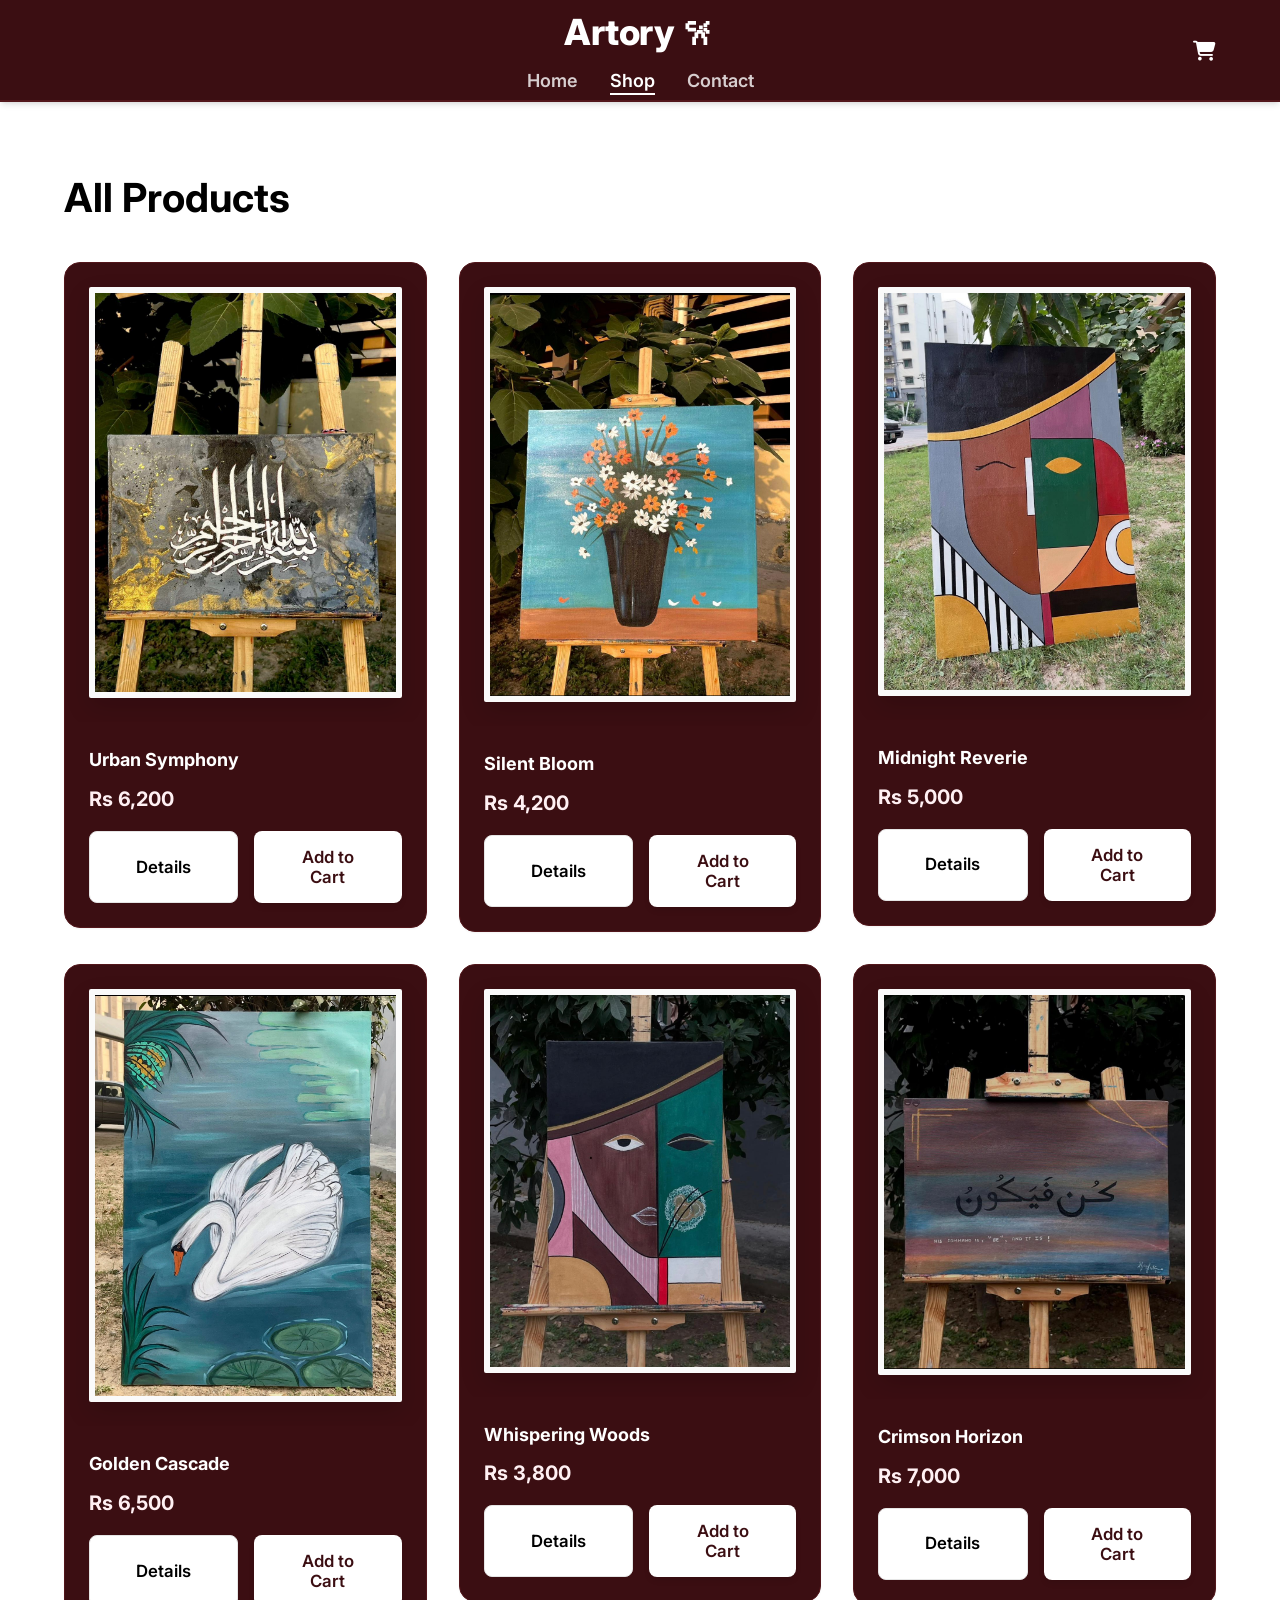
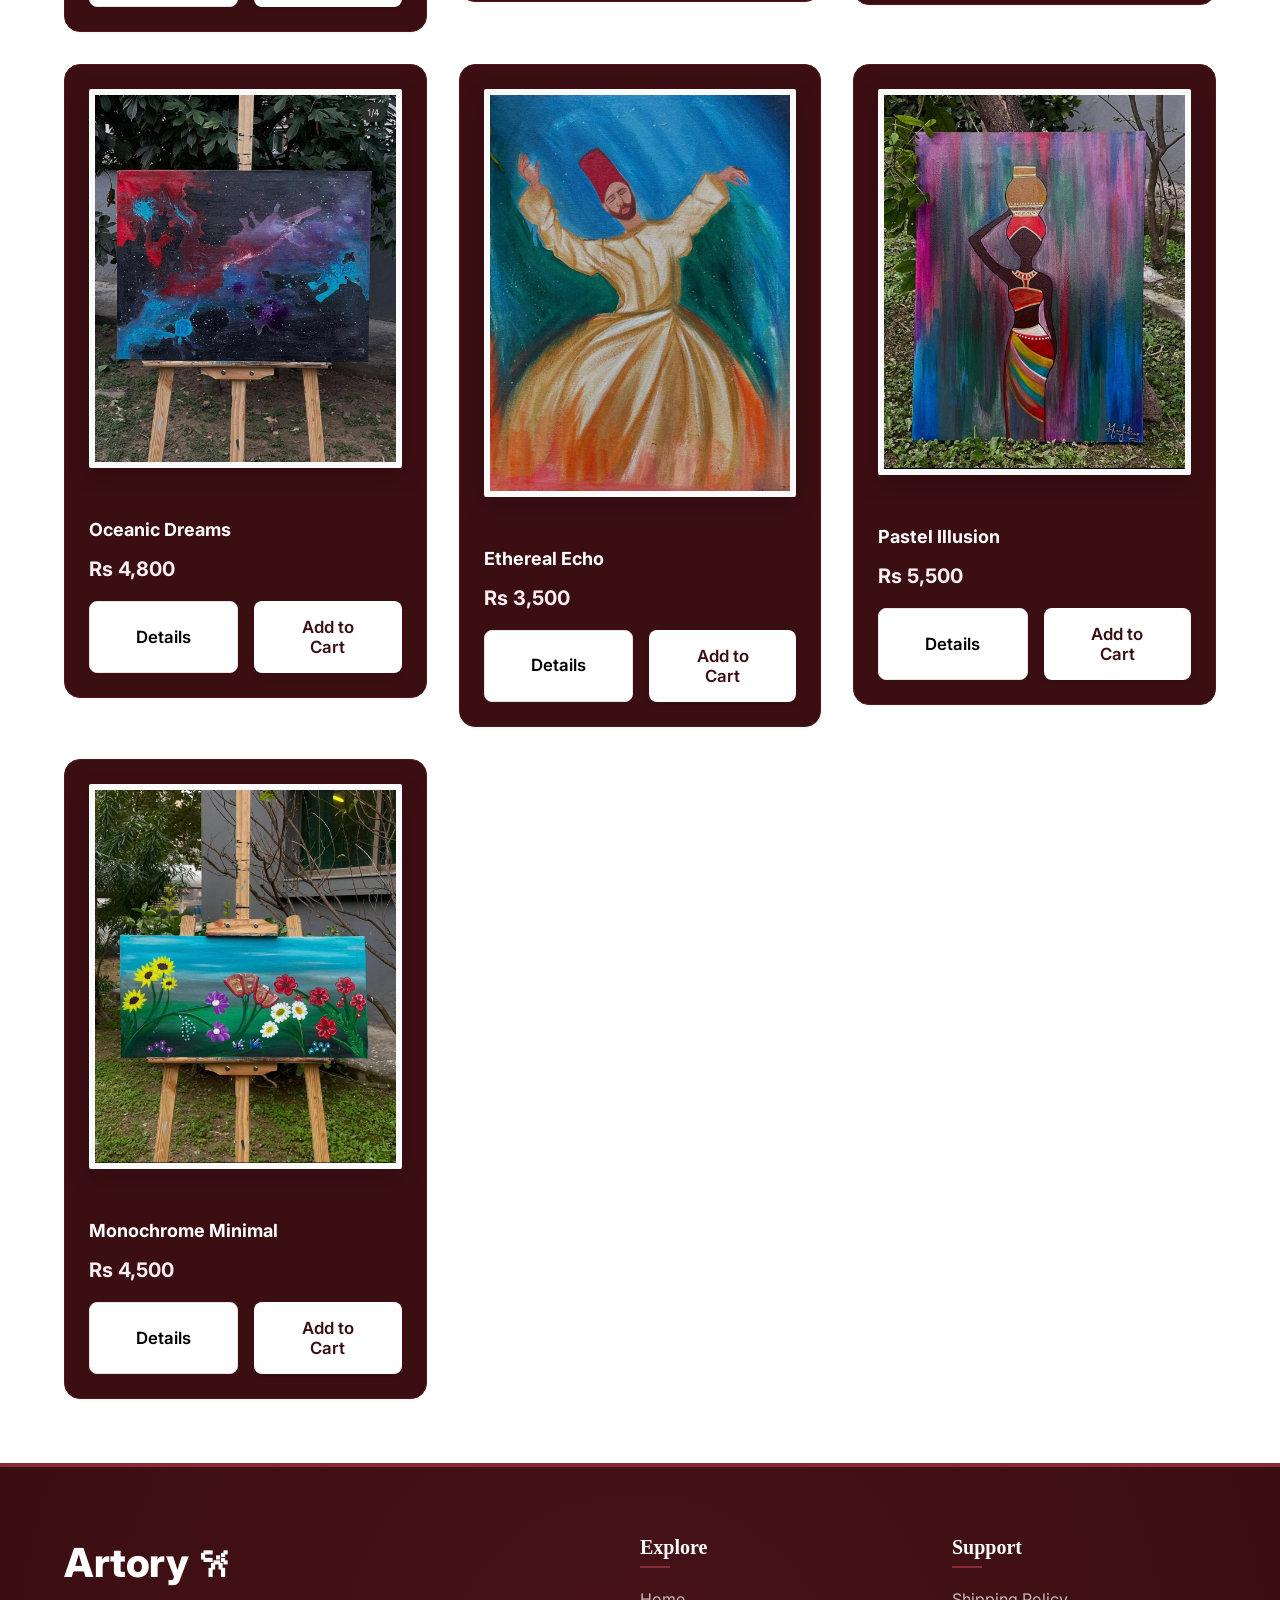
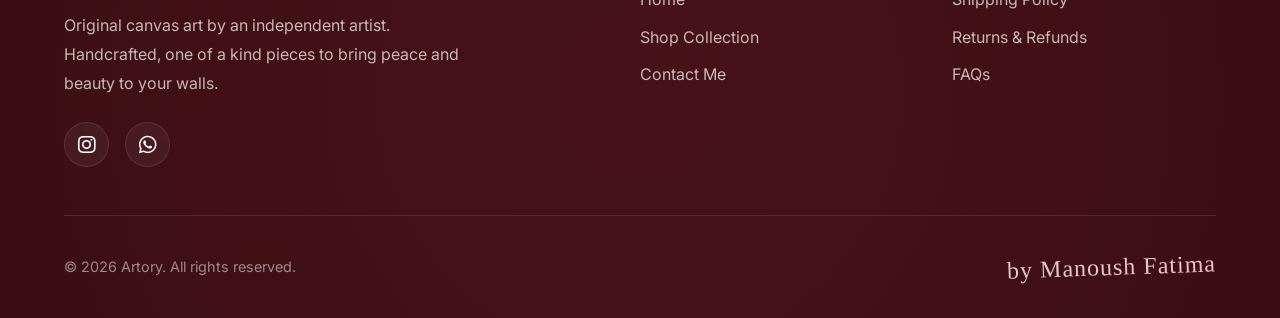
<file: products.html>
﻿<!DOCTYPE html>
<html lang="en">

<head>
    <meta charset="UTF-8">
    <meta name="viewport" content="width=device-width, initial-scale=1.0">
    <title>Shop - Artory 𐙚</title>
    <link href="https://fonts.googleapis.com/css2?family=Inter:wght@400;500;600;700;800&display=swap" rel="stylesheet">
    <link rel="stylesheet" href="https://cdnjs.cloudflare.com/ajax/libs/font-awesome/6.4.0/css/all.min.css">
    <link rel="stylesheet" href="css/style.css">
</head>

<body>

    <header>
        <div class="container">
            <nav>
                <a href="index.html" class="logo">Artory 𐙚</a>
                <button class="menu-toggle" aria-label="Open menu"><span></span><span></span><span></span></button>
                <ul class="nav-links">
                    <li><a href="index.html">Home</a></li>
                    <li><a href="products.html" class="active">Shop</a></li>
                    <li><a href="contact.html">Contact</a></li>
                </ul>
                <a href="cart.html" class="cart-icon">
                    <i class="fa-solid fa-cart-shopping fa-lg"></i>
                    <span class="cart-count" style="display: none;">0</span>
                </a>
            </nav>
        </div>
    </header>

    <main class="container">
        <h1 class="mb-4" style="font-size: 2.5rem;">All Products</h1>

        <div id="products-container" class="product-grid animate-fade-in">
            <!-- Products injected by JS -->
            <div style="grid-column: 1 / -1; text-align: center; padding: 4rem;">
                <i class="fa-solid fa-circle-notch fa-spin fa-2xl" style="color: var(--primary-color);"></i>
                <p class="text-muted mt-3">Loading products...</p>
            </div>
        </div>
    </main>

    <footer style="margin-top: auto;">
        <div class="container footer-content">
            <div class="footer-brand">
                <a href="index.html" class="footer-logo">Artory 𐙚</a>
                <p class="footer-bio">Original canvas art by an independent artist. Handcrafted, one of a kind pieces to bring peace and beauty to your walls.</p>
                <div class="social-links">
                    <a href="https://www.instagram.com/artory._/" target="_blank" class="social-btn" aria-label="Instagram">
                        <i class="fa-brands fa-instagram fa-lg"></i>
                    </a>
                    <a href="https://wa.me/03390115402" target="_blank" class="social-btn" aria-label="WhatsApp">
                        <i class="fa-brands fa-whatsapp fa-lg"></i>
                    </a>
                </div>
            </div>

            <div class="footer-links">
                <h4>Explore</h4>
                <ul>
                    <li><a href="index.html">Home</a></li>
                    <li><a href="products.html">Shop Collection</a></li>
                    <li><a href="contact.html">Contact Me</a></li>
                </ul>
            </div>

            <div class="footer-links">
                <h4>Support</h4>
                <ul>
                    <li><a href="contact.html">Shipping Policy</a></li>
                    <li><a href="contact.html">Returns & Refunds</a></li>
                    <li><a href="contact.html">FAQs</a></li>
                </ul>
            </div>
        </div>

        <div class="container footer-bottom">
            <p class="copyright">&copy; 2026 Artory. All rights reserved.</p>
            <p class="author-signature">by Manoush Fatima</p>
        </div>
    </footer>

    <script src="js/app.js"></script>
    <script>
        document.addEventListener('DOMContentLoaded', async () => {
            const container = document.getElementById('products-container');
            const products = await ApiService.getProducts();

            if (products && products.length > 0) {
                container.innerHTML = products.map(p => `
                    <div class="product-card">
                        <div class="product-image-container">
                            <img src="${p.imageUrl || 'https://via.placeholder.com/300'}" alt="${p.name}" class="product-image">
                        </div>
                        <div class="product-info">
                            <h3 class="product-title">${p.name}</h3>
                            <p class="product-price">${formatCurrency(p.price)}</p>
                            <div class="product-actions">
                                <a href="product-detail.html?id=${p.id}" class="btn btn-secondary">Details</a>
                                <button class="btn btn-primary" onclick='CartManager.addItem(${JSON.stringify(p).replace(/'/g, "&#39;")})'>
                                    Add to Cart
                                </button>
                            </div>
                        </div>
                    </div>
                `).join('');
            } else {
                const demoProducts = [{
                        id: 8,
                        name: "Urban Symphony",
                        price: 6200,
                        imageUrl: "Pictures/8.png.jpeg",
                        description: "A chaotic yet beautiful blend of sharp angles and energetic colors representing city life."
                    },
                    {
                        id: 2,
                        name: "Silent Bloom",
                        price: 4200,
                        imageUrl: "Pictures/2.png.jpeg",
                        description: "Soft contrasts and dynamic strokes capturing the quiet, beautiful awakening of nature."
                    },
                    {
                        id: 3,
                        name: "Midnight Reverie",
                        price: 5000,
                        imageUrl: "Pictures/3.png.jpeg",
                        description: "Bold textures and deep hues creating a striking visual narrative of the mystic night sky."
                    },
                    {
                        id: 4,
                        name: "Golden Cascade",
                        price: 6500,
                        imageUrl: "Pictures/4.png.jpeg",
                        description: "A radiant array of warm tones cascading down the canvas to bring light to any room."
                    },
                    {
                        id: 5,
                        name: "Whispering Woods",
                        price: 3800,
                        imageUrl: "Pictures/5.png.jpeg",
                        description: "An abstract exploration of forest depths, textured with rich greens and earthly browns."
                    },
                    {
                        id: 6,
                        name: "Crimson Horizon",
                        price: 7000,
                        imageUrl: "Pictures/6.png.jpeg",
                        description: "A passionate exploration of red hues that commands attention and inspires bold thoughts."
                    },
                    {
                        id: 7,
                        name: "Oceanic Dreams",
                        price: 4800,
                        imageUrl: "Pictures/7.png.jpeg",
                        description: "Serene blues and flowing lines that perfectly mimic the gentle yet powerful waves of the sea."
                    },
                    {
                        id: 1,
                        name: "Ethereal Echo",
                        price: 3500,
                        imageUrl: "Pictures/1.png.jpeg",
                        description: "A mesmerizing blend of colors that evokes a sense of deep tranquility and inner peace."
                    },
                    {
                        id: 9,
                        name: "Pastel Illusion",
                        price: 5500,
                        imageUrl: "Pictures/9.png.jpeg",
                        description: "Soft, blurred pastels that transport the viewer to a nostalgic, dreamy state of mind."
                    },
                    {
                        id: 10,
                        name: "Monochrome Minimal",
                        price: 4500,
                        imageUrl: "Pictures/10.png.jpeg",
                        description: "Sleek, modern, and deeply impactful minimalist canvas utilizing only stark contrasts."
                    }
                ];
                container.innerHTML = demoProducts.map(p => `
                    <div class="product-card">
                        <div class="product-image-container">
                            <img src="${p.imageUrl}" alt="${p.name}" class="product-image">
                        </div>
                        <div class="product-info">
                            <h3 class="product-title">${p.name}</h3>
                            <p class="product-price">${formatCurrency(p.price)}</p>
                            <div class="product-actions">
                                <a href="product-detail.html?id=${p.id}" class="btn btn-secondary">Details</a>
                                <button class="btn btn-primary" onclick='CartManager.addItem(${JSON.stringify(p).replace(/'/g, "&#39;")})'>
                                    Add to Cart
                                </button>
                            </div>
                        </div>
                    </div>
                `).join('');
            }
        });
    </script>
</body>

</html>
</file>
<file: css/style.css>
/* style.css — Artory 𐙚  |  Maroon · White · Black */

/* ═══════════════════════════════════════════════
   1.  DESIGN TOKENS
   ═══════════════════════════════════════════════ */
:root {
    --primary-color: #3b0e12;
    --primary-hover: #52161b;
    --secondary-color: #000000;
    --accent-red: #8a2a35;
    --bg-color: #ffffff;
    --card-bg: #fff0f3;
    --text-primary: #000000;
    --text-secondary: #404040;
    --border-color: #e5e5e5;
    --danger-color: #990000;
    --nav-height: 100px;
    --transition-speed: 0.3s;
    --shadow-sm: 0 1px 2px 0 rgb(0 0 0 / 0.05);
    --shadow-md: 0 4px 6px -1px rgb(0 0 0 / 0.1), 0 2px 4px -2px rgb(0 0 0 / 0.1);
    --shadow-lg: 0 10px 15px -3px rgb(0 0 0 / 0.1), 0 4px 6px -4px rgb(0 0 0 / 0.1);
}

/* ═══════════════════════════════════════════════
   2.  RESET & BASE
   ═══════════════════════════════════════════════ */
*,
*::before,
*::after {
    margin: 0;
    padding: 0;
    box-sizing: border-box;
}

body {
    font-family: 'Inter', system-ui, -apple-system, sans-serif;
    background-color: var(--bg-color);
    color: var(--text-primary);
    line-height: 1.6;
    display: flex;
    flex-direction: column;
    min-height: 100vh;
    overflow-x: hidden;
}

h1,
h2,
h3,
h4 {
    font-weight: 700;
    color: var(--text-primary);
}

a {
    text-decoration: none;
    color: inherit;
    transition: color var(--transition-speed) ease;
}

button {
    cursor: pointer;
    font-family: inherit;
    border: none;
    outline: none;
}

img {
    max-width: 100%;
    height: auto;
    display: block;
}

/* ═══════════════════════════════════════════════
   3.  LAYOUT
   ═══════════════════════════════════════════════ */
.container {
    width: 90%;
    max-width: 1200px;
    margin: 0 auto;
}

main {
    flex-grow: 1;
    padding: 4rem 0;
}

/* ═══════════════════════════════════════════════
   4.  HEADER & NAVIGATION  (desktop-first)
   ═══════════════════════════════════════════════ */
header {
    background-color: var(--primary-color);
    border-bottom: 2px solid var(--primary-hover);
    position: sticky;
    top: 0;
    z-index: 1000;
    box-shadow: var(--shadow-md);
}

nav {
    display: flex;
    align-items: center;
    justify-content: center;
    flex-direction: column;
    height: var(--nav-height);
    position: relative;
}

.logo {
    font-size: 2.25rem;
    font-weight: 800;
    color: white;
    letter-spacing: -0.5px;
    margin-bottom: 0.35rem;
    flex-shrink: 0;
}

/* ── Desktop nav links ── */
.nav-links {
    list-style: none;
    display: flex;
    gap: 2rem;
    align-items: center;
}

.nav-links a {
    font-weight: 600;
    color: rgba(255, 255, 255, 0.8);
    font-size: 1.125rem;
    position: relative;
}

.nav-links a:hover,
.nav-links a.active {
    color: white;
}

.nav-links a::after {
    content: '';
    position: absolute;
    width: 0;
    height: 2px;
    bottom: -4px;
    left: 0;
    background-color: white;
    transition: width var(--transition-speed) ease;
}

.nav-links a:hover::after,
.nav-links a.active::after {
    width: 100%;
}

/* ── Cart icon (always visible) ── */
.cart-icon {
    position: absolute;
    right: 0;
    top: 50%;
    transform: translateY(-50%);
    display: flex;
    align-items: center;
    color: white;
}

.cart-icon:hover {
    color: rgba(255, 255, 255, 0.8);
}

.cart-count {
    position: absolute;
    top: -8px;
    right: -12px;
    background-color: var(--secondary-color);
    color: white;
    font-size: 0.8rem;
    font-weight: bold;
    height: 22px;
    min-width: 22px;
    border-radius: 11px;
    display: flex;
    align-items: center;
    justify-content: center;
    padding: 0 6px;
    border: 2px solid var(--primary-color);
}

/* ── Hamburger button (hidden on desktop) ── */
.menu-toggle {
    display: none;
    /* shown in mobile media query */
    flex-direction: column;
    justify-content: center;
    gap: 5px;
    background: none;
    border: none;
    cursor: pointer;
    padding: 6px;
    z-index: 1001;
    position: absolute;
    left: 0;
    top: 50%;
    transform: translateY(-50%);
}

.menu-toggle span {
    display: block;
    width: 24px;
    height: 2.5px;
    background: white;
    border-radius: 2px;
    transition: all 0.3s ease;
}

/* hamburger → X animation */
.menu-toggle.active span:nth-child(1) {
    transform: rotate(45deg) translate(5px, 5px);
}

.menu-toggle.active span:nth-child(2) {
    opacity: 0;
}

.menu-toggle.active span:nth-child(3) {
    transform: rotate(-45deg) translate(5px, -5px);
}

/* ═══════════════════════════════════════════════
   5.  BUTTONS
   ═══════════════════════════════════════════════ */
.btn {
    display: inline-flex;
    align-items: center;
    justify-content: center;
    padding: 1rem 2rem;
    font-size: 1.05rem;
    font-weight: 600;
    border-radius: 0.5rem;
    transition: all var(--transition-speed) ease;
}

.btn-primary {
    background-color: var(--primary-color);
    color: white;
    box-shadow: 0 4px 6px -1px rgb(0 0 0 / 0.1);
}

.btn-primary:hover {
    background-color: var(--secondary-color);
    color: white;
    transform: translateY(-2px);
    box-shadow: 0 10px 15px -3px rgb(0 0 0 / 0.2);
}

.btn-secondary {
    background-color: white;
    color: var(--text-primary);
    border: 1px solid var(--border-color);
}

.btn-secondary:hover {
    border-color: var(--text-secondary);
    background-color: #f1f5f9;
}

/* ═══════════════════════════════════════════════
   6.  PRODUCT GRID & CARDS
   ═══════════════════════════════════════════════ */
.product-grid {
    display: grid;
    grid-template-columns: repeat(auto-fill, minmax(280px, 1fr));
    gap: 2rem;
    align-items: start;
}

.product-card {
    background-color: var(--primary-color);
    color: white;
    border-radius: 1rem;
    overflow: hidden;
    box-shadow: var(--shadow-sm);
    transition: all var(--transition-speed) ease;
    border: 1px solid var(--primary-hover);
    display: flex;
    flex-direction: column;
}

.product-card:hover {
    transform: translateY(-5px);
    box-shadow: var(--shadow-lg);
}

.product-image-container {
    position: relative;
    overflow: hidden;
    height: auto;
    display: flex;
    align-items: center;
    justify-content: center;
    padding: 1.5rem;
    background-color: transparent;
}

.product-image {
    position: relative;
    z-index: 1;
    width: 100%;
    height: auto;
    display: block;
    box-shadow: 0 10px 25px rgba(0, 0, 0, 0.15);
    border: 6px solid #fafafa;
    background-color: #fff;
    border-radius: 2px;
    object-fit: cover;
    transition: transform 0.5s ease;
}

.product-card:hover .product-image {
    transform: scale(1.05);
}

.product-info {
    padding: 1.5rem;
    display: flex;
    flex-direction: column;
    flex-grow: 1;
}

.product-title {
    font-size: 1.125rem;
    margin-bottom: 0.5rem;
}

.product-card .product-title {
    color: white;
}

.product-price {
    font-size: 1.25rem;
    font-weight: 700;
    color: var(--primary-color);
    margin-bottom: 1rem;
}

.product-card .product-price {
    color: #fff0f3;
}

.product-card .text-muted {
    color: rgba(255, 255, 255, 0.7) !important;
}

.product-card .btn-primary {
    background-color: white;
    color: var(--primary-color);
}

.product-card .btn-primary:hover {
    background-color: var(--accent-red);
    color: white;
}

.product-actions {
    margin-top: auto;
    display: flex;
    gap: 1rem;
}

.product-actions>* {
    flex: 1;
}

/* ═══════════════════════════════════════════════
   7.  FORMS
   ═══════════════════════════════════════════════ */
.form-group {
    margin-bottom: 1.5rem;
}

.form-label {
    display: block;
    margin-bottom: 0.5rem;
    font-weight: 500;
}

.form-control {
    width: 100%;
    padding: 0.75rem 1rem;
    border: 1px solid var(--border-color);
    border-radius: 0.5rem;
    font-family: inherit;
    font-size: 1rem;
    transition: border-color var(--transition-speed) ease;
}

.form-control:focus {
    border-color: var(--primary-color);
    outline: none;
    box-shadow: 0 0 0 3px rgba(59, 14, 18, 0.1);
}

textarea.form-control {
    min-height: 120px;
    resize: vertical;
}

/* ═══════════════════════════════════════════════
   8.  CART TABLE
   ═══════════════════════════════════════════════ */
.cart-table {
    width: 100%;
    border-collapse: collapse;
    background-color: var(--card-bg);
    border-radius: 1rem;
    overflow: hidden;
    box-shadow: var(--shadow-sm);
}

.cart-table th,
.cart-table td {
    padding: 1rem 1.5rem;
    text-align: left;
    border-bottom: 1px solid var(--border-color);
}

.cart-table th {
    background-color: #f8fafc;
    font-weight: 600;
    color: var(--text-secondary);
    text-transform: uppercase;
    font-size: 0.875rem;
}

.cart-item-image {
    width: 60px;
    height: 60px;
    object-fit: cover;
    border-radius: 0.5rem;
    margin-right: 1rem;
    vertical-align: middle;
}

.btn-remove {
    color: var(--danger-color);
    background: none;
    font-weight: 600;
    font-size: 0.875rem;
}

.btn-remove:hover {
    text-decoration: underline;
}

/* ═══════════════════════════════════════════════
   9.  CART SUMMARY
   ═══════════════════════════════════════════════ */
.cart-summary {
    background-color: var(--card-bg);
    padding: 2rem;
    border-radius: 1rem;
    box-shadow: var(--shadow-md);
    margin-top: 2rem;
    max-width: 400px;
    margin-left: auto;
}

.summary-row {
    display: flex;
    justify-content: space-between;
    margin-bottom: 1rem;
    font-size: 1.125rem;
}

.summary-total {
    font-size: 1.5rem;
    font-weight: 700;
    border-top: 2px solid var(--border-color);
    padding-top: 1rem;
    margin-top: 1rem;
}

/* ═══════════════════════════════════════════════
   10.  UTILITIES
   ═══════════════════════════════════════════════ */
.text-center {
    text-align: center;
}

.text-muted {
    color: var(--text-secondary);
}

.mb-1 {
    margin-bottom: 0.5rem;
}

.mb-2 {
    margin-bottom: 1rem;
}

.mb-3 {
    margin-bottom: 1.5rem;
}

.mb-4 {
    margin-bottom: 2rem;
}

.mt-3 {
    margin-top: 1rem;
}

/* ═══════════════════════════════════════════════
   11.  FOOTER
   ═══════════════════════════════════════════════ */
footer {
    background-color: var(--primary-color);
    color: white;
    padding: 4rem 0 2rem;
    margin-top: auto;
    border-top: 4px solid var(--accent-red);
    position: relative;
    overflow: hidden;
}

/* Add a subtle background pattern/gradient to the footer */
footer::before {
    content: '';
    position: absolute;
    top: -50%;
    left: -50%;
    width: 200%;
    height: 200%;
    background: radial-gradient(circle at center, rgba(138, 42, 53, 0.15) 0%, transparent 50%);
    z-index: 0;
    pointer-events: none;
}

.footer-content {
    display: grid;
    grid-template-columns: 2fr 1fr 1fr;
    gap: 3rem;
    position: relative;
    z-index: 1;
    margin-bottom: 3rem;
}

.footer-brand {
    max-width: 400px;
}

.footer-logo {
    font-size: 2.5rem;
    font-weight: 800;
    color: white;
    letter-spacing: -0.5px;
    margin-bottom: 1rem;
    display: flex;
    align-items: center;
    gap: 0.5rem;
}

.footer-logo i {
    color: var(--card-bg);
}

.footer-bio {
    color: rgba(255, 255, 255, 0.7);
    font-size: 1rem;
    line-height: 1.8;
    margin-bottom: 1.5rem;
}

.footer-links h4 {
    font-family: 'Playfair Display', serif;
    font-size: 1.25rem;
    color: #fff;
    margin-bottom: 1.5rem;
    position: relative;
    display: inline-block;
}

.footer-links h4::after {
    content: '';
    position: absolute;
    left: 0;
    bottom: -5px;
    width: 30px;
    height: 2px;
    background-color: var(--accent-red);
}

.footer-links ul {
    list-style: none;
}

.footer-links li {
    margin-bottom: 0.75rem;
}

.footer-links a {
    color: rgba(255, 255, 255, 0.7);
    transition: color 0.3s ease, padding-left 0.3s ease;
    display: inline-block;
}

.footer-links a:hover {
    color: #fff;
    padding-left: 5px;
}

.social-links {
    display: flex;
    gap: 1rem;
}

.social-btn {
    display: flex;
    align-items: center;
    justify-content: center;
    width: 45px;
    height: 45px;
    border-radius: 50%;
    background-color: rgba(255, 255, 255, 0.05);
    color: white;
    transition: all 0.3s ease;
    border: 1px solid rgba(255, 255, 255, 0.1);
}

.social-btn:hover {
    transform: translateY(-5px);
    background-color: var(--accent-red);
    box-shadow: 0 10px 20px rgba(0, 0, 0, 0.2);
    border-color: transparent;
}

.footer-bottom {
    display: flex;
    justify-content: space-between;
    align-items: center;
    padding-top: 2rem;
    border-top: 1px solid rgba(255, 255, 255, 0.1);
    position: relative;
    z-index: 1;
}

.copyright {
    color: rgba(255, 255, 255, 0.5);
    font-size: 0.9rem;
}

.author-signature {
    font-family: 'Brush Script MT', 'Lucida Handwriting', cursive;
    font-size: 1.5rem;
    color: #e8c4c4;
    letter-spacing: 1px;
    transform: rotate(-2deg);
}

/* ═══════════════════════════════════════════════
   12.  ANIMATIONS
   ═══════════════════════════════════════════════ */
@keyframes fadeIn {
    from {
        opacity: 0;
        transform: translateY(10px);
    }

    to {
        opacity: 1;
        transform: translateY(0);
    }
}

.animate-fade-in {
    animation: fadeIn 0.5s ease-out forwards;
}

/* ═══════════════════════════════════════════════
   13.  RESPONSIVE — TABLET (≤ 768px)
   ═══════════════════════════════════════════════ */
@media (max-width: 768px) {

    /* ── Header becomes single-row → hamburger + logo + cart ── */
    header {
        height: auto;
        min-height: 60px;
    }

    nav {
        flex-direction: row;
        justify-content: center;
        align-items: center;
        height: 60px;
        padding: 0;
    }

    .logo {
        font-size: 1.6rem;
        margin-bottom: 0;
    }

    .menu-toggle {
        display: flex;
    }

    .cart-icon {
        right: 0;
    }

    /* ── Mobile nav slide-down ── */
    .nav-links {
        display: none;
        flex-direction: column;
        position: absolute;
        top: var(--nav-height);
        left: 0;
        right: 0;
        background-color: var(--primary-color);
        padding: 1rem 0;
        gap: 0;
        box-shadow: 0 10px 30px rgba(0, 0, 0, 0.5);
        border-top: 1px solid rgba(255, 255, 255, 0.1);
        z-index: 9999;
    }

    .nav-links.open {
        display: flex;
    }

    .nav-links li {
        width: 100%;
        text-align: center;
    }

    .nav-links a {
        display: block;
        padding: 0.85rem 1.5rem;
        font-size: 1rem;
    }

    .nav-links a::after {
        display: none;
    }

    /* ── Layout ── */
    main {
        padding: 2rem 0;
    }

    h1 {
        font-size: 1.75rem !important;
    }

    /* ── Product grid ── */
    .product-grid {
        grid-template-columns: repeat(auto-fill, minmax(160px, 1fr));
        gap: 1rem;
    }

    .product-image-container {
        height: auto;
    }

    .product-info {
        padding: 1rem;
    }

    .product-title {
        font-size: 0.95rem;
    }

    .product-price {
        font-size: 1.05rem;
    }

    .product-actions {
        flex-direction: column;
        gap: 0.5rem;
    }

    .btn {
        padding: 0.75rem 1rem;
        font-size: 0.9rem;
    }

    /* ── Cart table ── */
    .cart-table,
    .cart-table tbody,
    .cart-table tr,
    .cart-table td {
        display: block;
        width: 100%;
    }

    .cart-table thead {
        display: none;
    }

    .cart-table tr {
        margin-bottom: 1rem;
        border: 1px solid var(--border-color);
        border-radius: 0.5rem;
        padding: 1rem;
    }

    .cart-table td {
        text-align: right;
        padding: 0.5rem 0;
        border-bottom: none;
        position: relative;
    }

    .cart-table td::before {
        content: attr(data-label);
        position: absolute;
        left: 0;
        width: 50%;
        text-align: left;
        font-weight: 600;
    }

    /* ── Cart summary ── */
    .cart-summary {
        max-width: 100%;
        margin-left: 0;
    }

    /* ── Footer ── */
    footer {
        padding: 1rem 0;
    }

    .footer-content {
        grid-template-columns: 1fr;
        gap: 2rem;
        text-align: center;
    }

    .footer-brand {
        margin: 0 auto;
    }

    .footer-logo {
        justify-content: center;
    }

    .social-links {
        justify-content: center;
    }

    .footer-bottom {
        flex-direction: column;
        gap: 1rem;
        text-align: center;
    }

    .author-signature {
        font-size: 1.1rem;
    }
}

/* ═══════════════════════════════════════════════
   14.  RESPONSIVE — SMALL PHONE (≤ 480px)
   ═══════════════════════════════════════════════ */
@media (max-width: 480px) {
    .container {
        width: 92%;
    }

    .logo {
        font-size: 1.35rem;
    }

    .product-grid {
        grid-template-columns: 1fr;
    }

    .product-image-container {
        height: auto;
    }

    .btn {
        padding: 0.85rem 1rem;
        font-size: 0.95rem;
    }

    .form-control {
        font-size: 1rem;
        padding: 0.85rem 1rem;
    }
}
</file>
